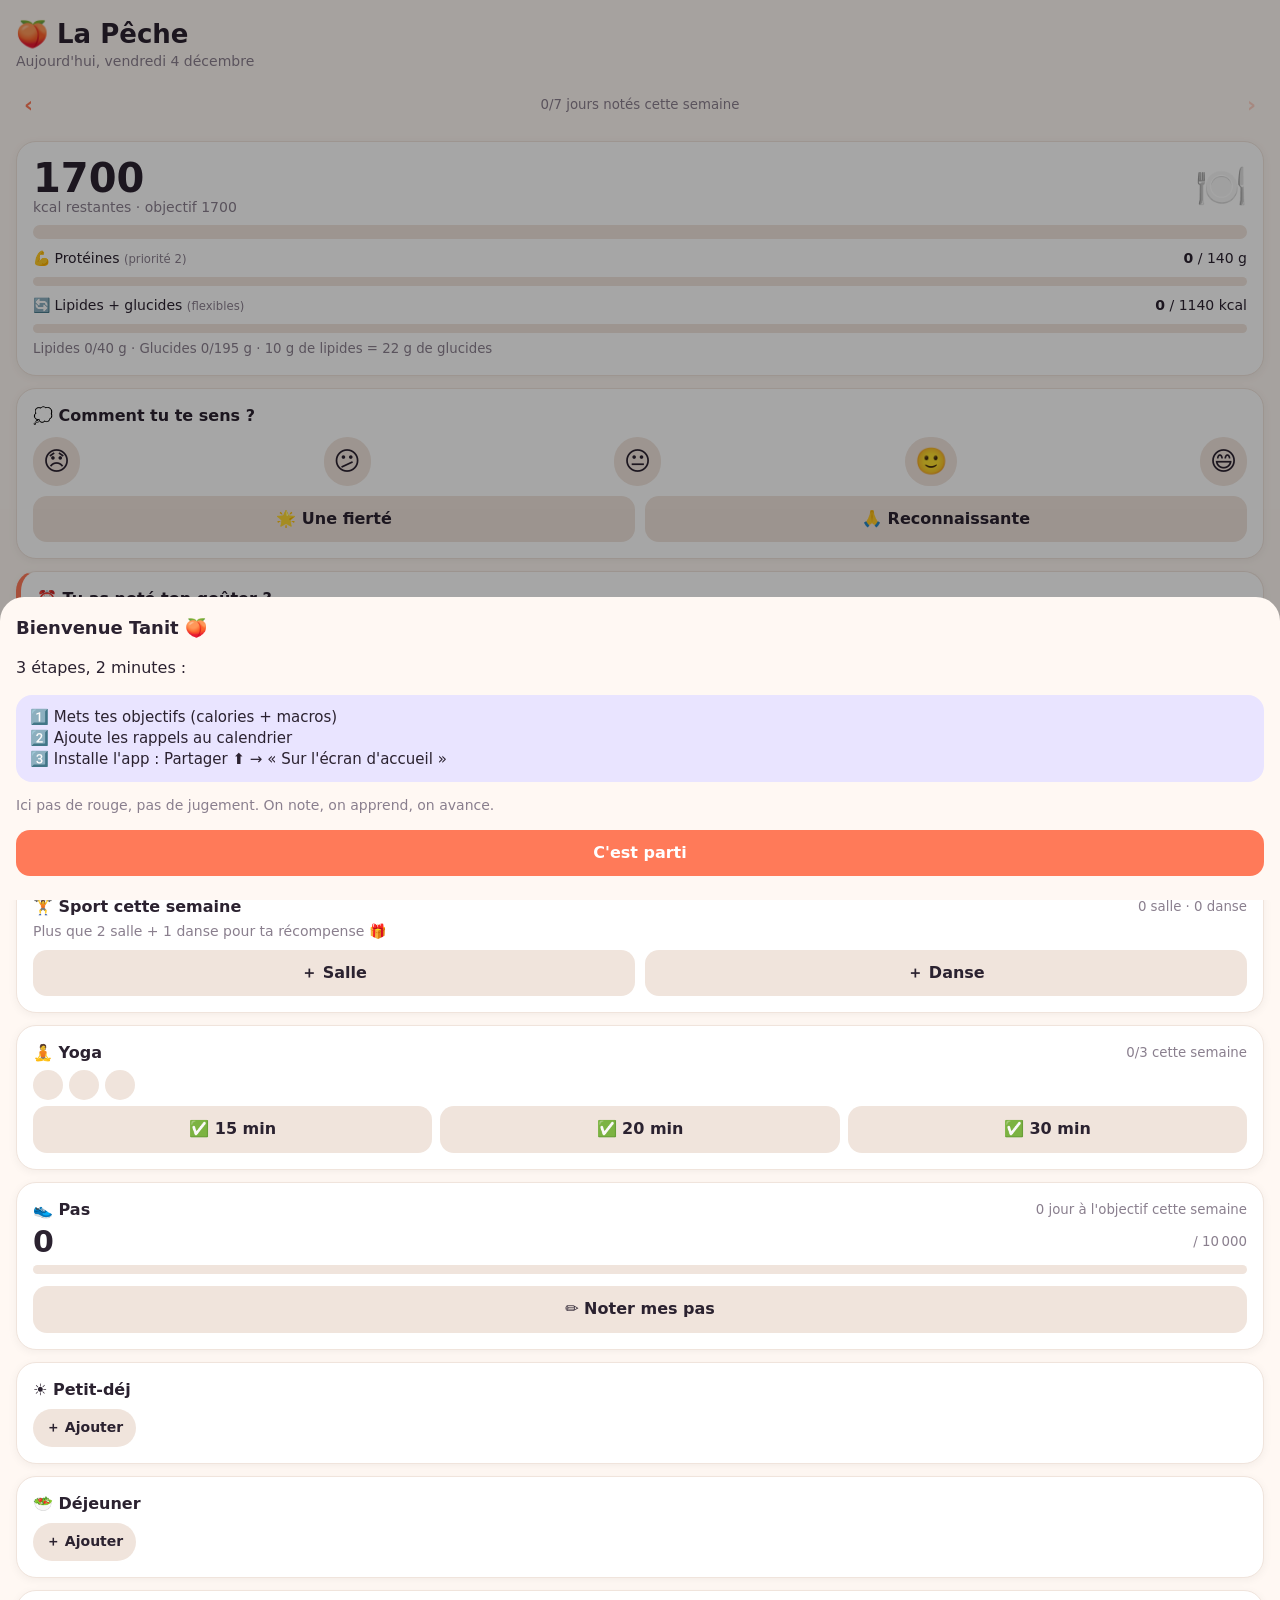
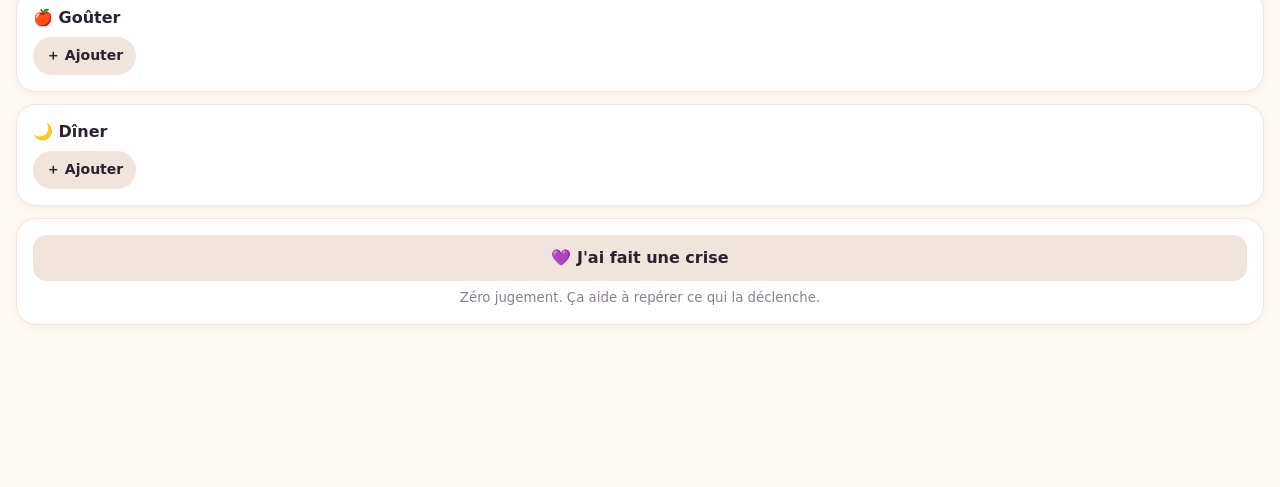
<file: la-peche/index.html>
<!doctype html>
<html lang="fr">
<head>
<meta charset="utf-8">
<meta name="viewport" content="width=device-width, initial-scale=1, viewport-fit=cover">
<title>La Pêche</title>
<meta name="theme-color" content="#FF7A59">
<meta name="apple-mobile-web-app-capable" content="yes">
<meta name="mobile-web-app-capable" content="yes">
<meta name="apple-mobile-web-app-status-bar-style" content="default">
<meta name="apple-mobile-web-app-title" content="La Pêche">
<link rel="apple-touch-icon" href="icon-180.png">
<link rel="manifest" href="manifest.json">
<link rel="stylesheet" href="style.css">
</head>
<body>
<header id="top"><h1 id="title">🍑 La Pêche</h1><div id="sub"></div></header>
<main id="view"></main>

<button id="fab" aria-label="Noter un repas">＋ J'ai mangé</button>

<nav id="nav">
  <button data-tab="today" class="on">🍽️<span>Jour</span></button>
  <button data-tab="week">📅<span>Semaine</span></button>
  <button data-tab="sport">🏋️<span>Bouger</span></button>
  <button data-tab="body">📸<span>Corps</span></button>
  <button data-tab="settings">⚙️<span>Réglages</span></button>
</nav>

<div id="sheet" class="sheet hidden"><div class="sheet-in" id="sheetIn"></div></div>
<div id="toast" class="hidden"></div>
<canvas id="confetti"></canvas>
<script src="app.js"></script>
</body>
</html>
</file>
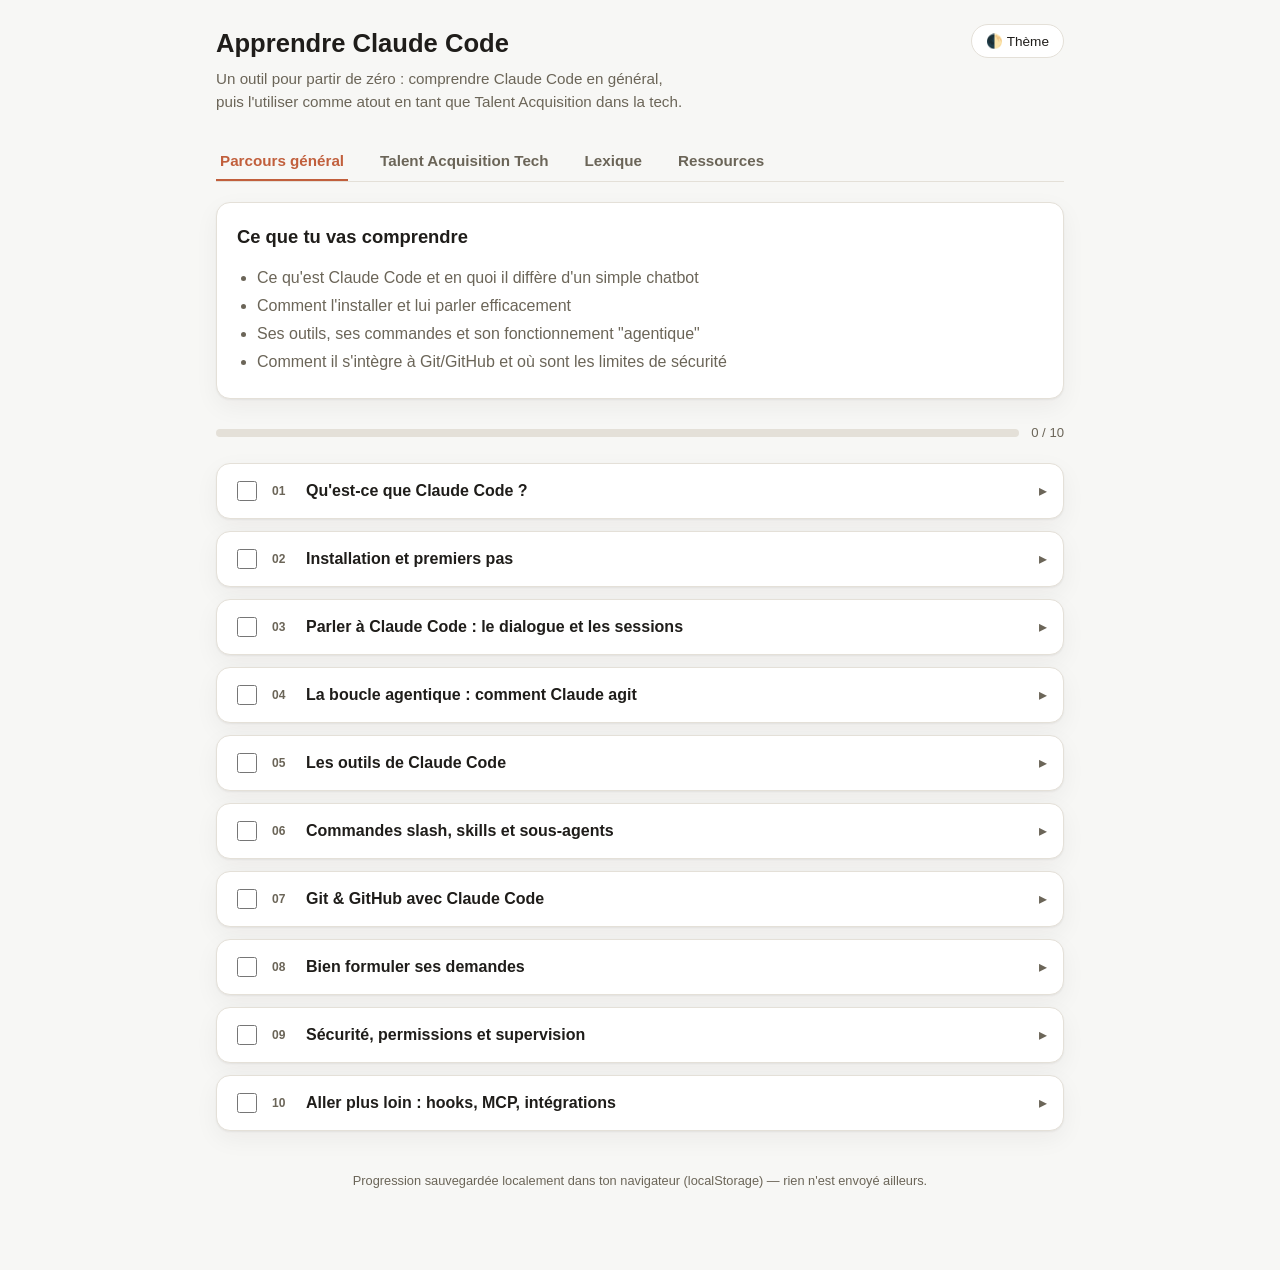
<file: learn-claude-code/index.html>
<!DOCTYPE html>
<html lang="fr">
<head>
<meta charset="UTF-8">
<meta name="viewport" content="width=device-width, initial-scale=1.0">
<title>Apprendre Claude Code</title>
<meta name="description" content="Outil interactif pour apprendre Claude Code à partir de zéro, avec un parcours général et un parcours Talent Acquisition Tech.">
<style>
  :root{
    --bg:#f7f7f5;
    --bg-elevated:#ffffff;
    --text:#1f1d1a;
    --text-muted:#6b6558;
    --border:#e4e0d8;
    --accent:#c15f3c;
    --accent-soft:#f3e2da;
    --accent-contrast:#ffffff;
    --success:#3f7a53;
    --success-soft:#e1efe4;
    --danger:#b3432f;
    --radius:14px;
    --shadow:0 1px 2px rgba(31,29,26,0.06),0 8px 24px rgba(31,29,26,0.05);
  }
  @media (prefers-color-scheme: dark){
    :root:not([data-theme="light"]){
      --bg:#181614;
      --bg-elevated:#221f1c;
      --text:#f1ede6;
      --text-muted:#a89f8f;
      --border:#3a352e;
      --accent:#e08a63;
      --accent-soft:#3a2a22;
      --accent-contrast:#1f1512;
      --success:#7cc294;
      --success-soft:#1f2e22;
      --danger:#e08a76;
      --shadow:0 1px 2px rgba(0,0,0,0.3),0 8px 24px rgba(0,0,0,0.35);
    }
  }
  :root[data-theme="dark"]{
    --bg:#181614;
    --bg-elevated:#221f1c;
    --text:#f1ede6;
    --text-muted:#a89f8f;
    --border:#3a352e;
    --accent:#e08a63;
    --accent-soft:#3a2a22;
    --accent-contrast:#1f1512;
    --success:#7cc294;
    --success-soft:#1f2e22;
    --danger:#e08a76;
    --shadow:0 1px 2px rgba(0,0,0,0.3),0 8px 24px rgba(0,0,0,0.35);
  }
  *{box-sizing:border-box;}
  body{
    margin:0;
    background:var(--bg);
    color:var(--text);
    font-family:-apple-system,BlinkMacSystemFont,"Segoe UI",Roboto,Helvetica,Arial,sans-serif;
    line-height:1.5;
    -webkit-font-smoothing:antialiased;
  }
  a{color:var(--accent);}
  .wrap{max-width:880px;margin:0 auto;padding:24px 16px 80px;}
  header.top{
    display:flex;align-items:flex-start;justify-content:space-between;gap:16px;
    margin-bottom:28px;flex-wrap:wrap;
  }
  header.top h1{font-size:1.6rem;margin:0 0 6px;}
  header.top p{margin:0;color:var(--text-muted);max-width:56ch;font-size:0.95rem;}
  .theme-btn{
    border:1px solid var(--border);background:var(--bg-elevated);color:var(--text);
    border-radius:999px;padding:8px 14px;font-size:0.85rem;cursor:pointer;white-space:nowrap;
  }
  .theme-btn:hover{border-color:var(--accent);}

  nav.tabs{
    display:flex;gap:8px;margin-bottom:20px;border-bottom:1px solid var(--border);
    overflow-x:auto;
  }
  nav.tabs button{
    appearance:none;border:none;background:transparent;color:var(--text-muted);
    font-size:0.95rem;font-weight:600;padding:10px 4px;margin-right:20px;
    cursor:pointer;border-bottom:2px solid transparent;white-space:nowrap;
  }
  nav.tabs button.active{color:var(--accent);border-bottom-color:var(--accent);}

  section.panel{display:none;}
  section.panel.active{display:block;}

  .intro-card{
    background:var(--bg-elevated);border:1px solid var(--border);border-radius:var(--radius);
    padding:20px;margin-bottom:24px;box-shadow:var(--shadow);
  }
  .intro-card h2{margin-top:0;font-size:1.15rem;}
  .intro-card ul{margin:8px 0 0;padding-left:20px;color:var(--text-muted);}
  .intro-card li{margin-bottom:4px;}

  .progress-row{display:flex;align-items:center;gap:12px;margin-bottom:20px;}
  .progress-track{
    flex:1;height:8px;background:var(--border);border-radius:999px;overflow:hidden;
  }
  .progress-fill{height:100%;background:var(--accent);border-radius:999px;transition:width .3s ease;}
  .progress-label{font-size:0.82rem;color:var(--text-muted);white-space:nowrap;}

  .module{
    background:var(--bg-elevated);border:1px solid var(--border);border-radius:var(--radius);
    margin-bottom:12px;overflow:hidden;box-shadow:var(--shadow);
  }
  .module-head{
    display:flex;align-items:center;gap:12px;padding:14px 16px;cursor:pointer;user-select:none;
  }
  .module-head input[type="checkbox"]{
    width:20px;height:20px;flex:none;accent-color:var(--success);cursor:pointer;
  }
  .module-head .num{
    font-size:0.75rem;color:var(--text-muted);font-weight:700;flex:none;width:22px;
  }
  .module-head h3{margin:0;font-size:1rem;flex:1;}
  .module-head .chev{color:var(--text-muted);transition:transform .2s ease;flex:none;}
  .module.open .chev{transform:rotate(90deg);}
  .module-body{display:none;padding:0 16px 18px 58px;color:var(--text-muted);font-size:0.93rem;}
  .module.open .module-body{display:block;}
  .module-body p{margin:0 0 10px;}
  .module-body ul{margin:0 0 10px;padding-left:18px;}
  .tip{
    background:var(--accent-soft);border-radius:10px;padding:10px 12px;font-size:0.87rem;
    color:var(--text);margin:10px 0;
  }
  .tip b{color:var(--accent);}

  .quiz{border-top:1px dashed var(--border);margin-top:12px;padding-top:12px;}
  .quiz .q{margin-bottom:14px;}
  .quiz .qtext{font-weight:600;color:var(--text);margin-bottom:6px;font-size:0.9rem;}
  .quiz label{
    display:flex;gap:8px;align-items:flex-start;padding:7px 10px;border:1px solid var(--border);
    border-radius:8px;margin-bottom:6px;cursor:pointer;font-size:0.87rem;background:var(--bg);
  }
  .quiz label:hover{border-color:var(--accent);}
  .quiz label.correct{border-color:var(--success);background:var(--success-soft);}
  .quiz label.incorrect{border-color:var(--danger);}
  .quiz input{margin-top:2px;}
  .quiz .explain{
    display:none;font-size:0.83rem;margin-top:4px;padding:8px 10px;border-radius:8px;
    background:var(--bg);border:1px solid var(--border);
  }
  .quiz .explain.show{display:block;}

  .glossary-search{
    width:100%;padding:10px 12px;border-radius:10px;border:1px solid var(--border);
    background:var(--bg-elevated);color:var(--text);font-size:0.95rem;margin-bottom:16px;
  }
  dl.glossary{margin:0;}
  dl.glossary div{
    background:var(--bg-elevated);border:1px solid var(--border);border-radius:10px;
    padding:12px 14px;margin-bottom:8px;
  }
  dl.glossary dt{font-weight:700;color:var(--accent);font-size:0.92rem;}
  dl.glossary dd{margin:4px 0 0;color:var(--text-muted);font-size:0.88rem;}

  .res-list{list-style:none;padding:0;margin:0;}
  .res-list li{
    background:var(--bg-elevated);border:1px solid var(--border);border-radius:10px;
    padding:12px 14px;margin-bottom:8px;font-size:0.9rem;
  }
  .res-list a{font-weight:600;text-decoration:none;}
  .res-list a:hover{text-decoration:underline;}
  .res-list p{margin:4px 0 0;color:var(--text-muted);font-size:0.85rem;}

  footer{margin-top:40px;text-align:center;color:var(--text-muted);font-size:0.8rem;}
</style>
</head>
<body>
<div class="wrap">

  <header class="top">
    <div>
      <h1>Apprendre Claude Code</h1>
      <p>Un outil pour partir de zéro : comprendre Claude Code en général, puis l'utiliser comme atout en tant que Talent Acquisition dans la tech.</p>
    </div>
    <button class="theme-btn" id="themeBtn" type="button">🌓 Thème</button>
  </header>

  <nav class="tabs" id="tabs">
    <button data-tab="general" class="active">Parcours général</button>
    <button data-tab="recruiter">Talent Acquisition Tech</button>
    <button data-tab="glossary">Lexique</button>
    <button data-tab="resources">Ressources</button>
  </nav>

  <section class="panel active" id="panel-general">
    <div class="intro-card">
      <h2>Ce que tu vas comprendre</h2>
      <ul>
        <li>Ce qu'est Claude Code et en quoi il diffère d'un simple chatbot</li>
        <li>Comment l'installer et lui parler efficacement</li>
        <li>Ses outils, ses commandes et son fonctionnement "agentique"</li>
        <li>Comment il s'intègre à Git/GitHub et où sont les limites de sécurité</li>
      </ul>
    </div>
    <div class="progress-row">
      <div class="progress-track"><div class="progress-fill" id="fill-general"></div></div>
      <span class="progress-label" id="label-general">0 / 0</span>
    </div>
    <div id="list-general"></div>
  </section>

  <section class="panel" id="panel-recruiter">
    <div class="intro-card">
      <h2>Ce que tu vas comprendre</h2>
      <ul>
        <li>Pourquoi ces outils changent le métier de recruteur tech</li>
        <li>Le vocabulaire dev à connaître pour être crédible en entretien</li>
        <li>Comment évaluer un candidat sur son usage de l'IA, sans coder toi-même</li>
        <li>Comment utiliser Claude Code pour tes propres outils de sourcing</li>
      </ul>
    </div>
    <div class="progress-row">
      <div class="progress-track"><div class="progress-fill" id="fill-recruiter"></div></div>
      <span class="progress-label" id="label-recruiter">0 / 0</span>
    </div>
    <div id="list-recruiter"></div>
  </section>

  <section class="panel" id="panel-glossary">
    <input type="search" class="glossary-search" id="glossarySearch" placeholder="Chercher un terme (ex : PR, agent, MCP...)">
    <dl class="glossary" id="glossaryList"></dl>
  </section>

  <section class="panel" id="panel-resources">
    <p style="color:var(--text-muted);font-size:0.88rem;margin:0 0 14px;">Mélange de contenus officiels Anthropic et de ressources tierces gratuites repérées pour les profils non-techniques — vérifie toujours la date et le contenu avant de t'engager sur un cours payant.</p>
    <ul class="res-list" id="resourceList"></ul>
  </section>

  <footer>Progression sauvegardée localement dans ton navigateur (localStorage) — rien n'est envoyé ailleurs.</footer>
</div>

<script>
(function(){
  "use strict";

  // ---------- Data ----------
  var GENERAL = [
    {
      title: "Qu'est-ce que Claude Code ?",
      content: "<p>Claude Code est un assistant de programmation <b>agentique</b> développé par Anthropic. Contrairement à un chatbot classique, il ne se contente pas de répondre : il peut lire ton code, l'analyser, proposer des modifications, les appliquer directement dans tes fichiers, exécuter des commandes dans un terminal, et gérer Git pour toi (branches, commits, pull requests).</p><p>Il existe sous plusieurs formes : en ligne de commande (CLI), en extension d'IDE (VS Code, JetBrains), en application desktop, et même directement dans le navigateur (\"Claude Code sur le web\").</p>",
      tip: "Imagine un développeur junior très rapide à qui tu donnes des instructions écrites, qui exécute, et que tu supervises.",
      quiz: [
        {
          q: "Claude Code peut...",
          options: ["Seulement discuter de code, sans le modifier", "Lire, modifier des fichiers et exécuter des commandes", "Remplacer entièrement un développeur"],
          correct: 1,
          explain: "Claude Code agit directement sur le code et le système (fichiers, terminal, Git), mais reste supervisé par un humain à chaque étape sensible."
        },
        {
          q: "Que signifie \"agentique\" ?",
          options: ["Il peut agir de façon autonome, en plusieurs étapes, pour accomplir une tâche", "Il fonctionne uniquement avec des agences", "Il demande une validation manuelle à chaque mot généré"],
          correct: 0,
          explain: "\"Agentique\" décrit un système qui planifie et enchaîne des actions (lire, écrire, exécuter, vérifier) jusqu'à accomplir un objectif, plutôt que de produire une seule réponse."
        }
      ]
    },
    {
      title: "Installation et premiers pas",
      content: "<p>Claude Code s'installe le plus souvent via npm (<code>npm install -g @anthropic-ai/claude-code</code>) ou un installeur natif, puis se lance avec la commande <code>claude</code> depuis le dossier d'un projet. Il peut lire un fichier spécial <code>CLAUDE.md</code> à la racine du projet : une sorte de mémo permanent où l'équipe écrit les règles et le contexte que Claude doit toujours connaître.</p>",
      tip: "CLAUDE.md, c'est un peu le livret d'accueil qu'on donnerait à un nouvel employé qui rejoint l'équipe.",
      quiz: [
        {
          q: "À quoi sert le fichier CLAUDE.md ?",
          options: ["À stocker les mots de passe du projet", "À donner à Claude un contexte et des règles permanentes sur le projet", "C'est un fichier généré automatiquement et inutile à modifier"],
          correct: 1,
          explain: "CLAUDE.md contient les conventions, contraintes et informations que l'équipe veut que Claude connaisse à chaque session, sans avoir à les répéter."
        }
      ]
    },
    {
      title: "Parler à Claude Code : le dialogue et les sessions",
      content: "<p>On interagit en langage naturel, comme avec un collègue : on décrit une tâche (\"corrige ce bug\", \"ajoute un test\"), Claude pose des questions si besoin, propose un plan, puis exécute. Une <b>session</b> garde le fil de la conversation et le contexte du projet.</p><p>Il existe aussi un mode web (Claude Code sur claude.ai/code) qui permet de lancer des sessions à distance dans un environnement cloud isolé — pratique pour travailler depuis un téléphone ou lancer une tâche en arrière-plan pendant qu'on fait autre chose.</p>",
      tip: "Tu peux couper une session et la reprendre plus tard : le contexte du projet reste disponible.",
      quiz: [
        {
          q: "Le mode \"Claude Code sur le web\" sert notamment à...",
          options: ["Remplacer le fichier CLAUDE.md", "Lancer des sessions à distance, dans le cloud, sans avoir son terminal ouvert", "Uniquement afficher de la documentation"],
          correct: 1,
          explain: "Le mode web permet de démarrer et suivre des sessions Claude Code depuis un navigateur, y compris pour des tâches en arrière-plan."
        }
      ]
    },
    {
      title: "La boucle agentique : comment Claude agit",
      content: "<p>Claude Code fonctionne par boucle : il lit la demande, explore le code (recherche et lecture de fichiers), décide des actions à mener, les exécute avec des <b>outils</b>, observe le résultat, puis recommence jusqu'à ce que la tâche soit terminée ou qu'il ait besoin de ton avis.</p><p>C'est ce qui le différencie d'un outil de simple auto-complétion, qui ne fait que suggérer la ligne de code suivante.</p>",
      tip: "Une bonne image : Claude explore d'abord (comme on chercherait dans les dossiers d'un projet), avant d'agir.",
      quiz: [
        {
          q: "Qu'est-ce qui distingue Claude Code d'un simple outil d'auto-complétion de code ?",
          options: ["Il enchaîne plusieurs actions de façon autonome jusqu'à finir la tâche", "Il ne fonctionne que dans un navigateur", "Il ne peut pas lire de fichiers"],
          correct: 0,
          explain: "L'auto-complétion suggère la suite d'une ligne ; un agent comme Claude Code planifie et exécute une série d'actions pour atteindre un objectif complet."
        }
      ]
    },
    {
      title: "Les outils de Claude Code",
      content: "<p>Claude Code choisit lui-même quel <b>outil</b> utiliser selon la tâche :</p><ul><li><b>Read</b> — lire un fichier</li><li><b>Write / Edit</b> — créer ou modifier un fichier</li><li><b>Bash</b> — exécuter des commandes (lancer des tests, installer une dépendance...)</li><li><b>Grep / Glob</b> — chercher du texte ou des fichiers dans le projet</li><li><b>Task / Agent</b> — déléguer une sous-tâche à un agent spécialisé</li><li><b>WebSearch / WebFetch</b> — chercher de l'information en ligne</li></ul>",
      tip: "Chaque outil correspond à une capacité précise — comme des applications différentes sur un même ordinateur.",
      quiz: [
        {
          q: "Quel outil Claude utiliserait pour lancer la suite de tests d'un projet ?",
          options: ["Read", "Bash", "WebSearch"],
          correct: 1,
          explain: "Bash permet d'exécuter des commandes shell, comme lancer une suite de tests ou installer une dépendance."
        }
      ]
    },
    {
      title: "Commandes slash, skills et sous-agents",
      content: "<p>Les <b>commandes slash</b> (ex : <code>/help</code>, <code>/clear</code>, <code>/init</code>) sont des raccourcis pour des actions courantes. Les <b>skills</b> sont des paquets d'instructions réutilisables pour des tâches récurrentes propres à une équipe (ex : un skill \"revue de code\" qui applique toujours la même checklist). Les <b>sous-agents</b> sont des assistants spécialisés qu'on délègue sur une sous-tâche précise, par exemple un agent dédié à explorer le code sans encombrer la conversation principale.</p>",
      tip: "Penser \"skill\" = une procédure écrite une fois, réutilisée à volonté par toute l'équipe.",
      quiz: [
        {
          q: "Un \"skill\" sert principalement à...",
          options: ["Empaqueter des instructions réutilisables pour une tâche récurrente", "Remplacer le fichier CLAUDE.md", "Bloquer l'accès à certains fichiers"],
          correct: 0,
          explain: "Un skill encapsule un mode opératoire réutilisable (ex : checklist de revue, procédure de déploiement) que Claude suit à chaque appel."
        }
      ]
    },
    {
      title: "Git & GitHub avec Claude Code",
      content: "<p>Claude Code peut créer des branches, faire des commits avec des messages clairs, pousser du code, et ouvrir des pull requests (PR). Il peut aussi surveiller une PR, répondre aux commentaires de revue, et corriger automatiquement des échecs d'intégration continue (CI).</p><p>C'est un vrai gain de temps sur les tâches répétitives de gestion de version — mais un humain reste responsable de valider et fusionner les changements importants.</p>",
      tip: "Une pull request (PR), c'est une proposition de fusion de code, soumise à relecture avant d'être acceptée.",
      quiz: [
        {
          q: "Qui doit rester responsable de la validation finale d'une pull request importante ?",
          options: ["Uniquement Claude Code", "Un humain", "Personne, cela se fait automatiquement"],
          correct: 1,
          explain: "Claude Code peut préparer, corriger et documenter une PR, mais la décision de fusionner un changement important reste une responsabilité humaine."
        }
      ]
    },
    {
      title: "Bien formuler ses demandes",
      content: "<p>Plus une instruction est précise, meilleur est le résultat. Bonnes pratiques : donner le contexte (pourquoi), le résultat attendu (quoi), les contraintes (comment ne pas faire), et laisser Claude poser des questions en cas d'ambiguïté.</p><ul><li>Exemple faible : \"corrige le bug\"</li><li>Exemple fort : \"Le formulaire d'inscription plante quand l'email contient un +, corrige la validation et ajoute un test.\"</li></ul>",
      tip: "Un bon prompt ressemble à un bon ticket : contexte, objectif, contraintes.",
      quiz: [
        {
          q: "Laquelle de ces instructions est la plus efficace ?",
          options: ["\"Corrige le bug\"", "\"Le formulaire plante avec un email contenant un +, corrige la validation et ajoute un test\"", "\"Fais quelque chose d'utile\""],
          correct: 1,
          explain: "Une instruction précise (contexte + résultat attendu) réduit les allers-retours et améliore la qualité du résultat."
        }
      ]
    },
    {
      title: "Sécurité, permissions et supervision",
      content: "<p>Claude Code demande une autorisation avant les actions sensibles (modifier un fichier, exécuter une commande, pousser du code), selon le mode de permission choisi — du plus prudent (validation à chaque action) au plus autonome. Pour les actions risquées (suppression de données, force-push, appels à des services externes), la vigilance humaine reste essentielle : toujours relire ce qui est proposé avant de valider, surtout au début.</p>",
      tip: "En cas de doute sur une action, il vaut toujours mieux demander une confirmation supplémentaire que la regretter.",
      quiz: [
        {
          q: "Face à une action risquée proposée par Claude Code (ex : suppression de données), la bonne pratique est...",
          options: ["Valider automatiquement pour aller plus vite", "Relire et confirmer explicitement avant d'agir", "Désactiver toutes les permissions définitivement"],
          correct: 1,
          explain: "Les actions difficilement réversibles méritent toujours une relecture humaine avant validation, quel que soit le niveau d'autonomie configuré."
        }
      ]
    },
    {
      title: "Aller plus loin : hooks, MCP, intégrations",
      content: "<p>Les <b>hooks</b> permettent de déclencher automatiquement une commande à un moment précis (ex : lancer les tests après chaque modification). Le <b>MCP</b> (Model Context Protocol) permet de connecter Claude à des outils externes : GitHub, Slack, une base de données, un CRM... Cela permet de construire des workflows complets, par exemple un agent qui surveille des candidatures dans un ATS et prépare un résumé automatiquement.</p>",
      tip: "Le MCP, c'est ce qui permet à Claude de \"brancher\" de nouveaux outils sans que ce soit codé en dur dans l'assistant.",
      quiz: [
        {
          q: "Le MCP (Model Context Protocol) sert à...",
          options: ["Chiffrer les messages envoyés à Claude", "Connecter Claude à des outils et données externes (GitHub, Slack, CRM...)", "Remplacer les commandes slash"],
          correct: 1,
          explain: "Le MCP standardise la façon dont un assistant IA se connecte à des outils et sources de données externes."
        }
      ]
    }
  ];

  var RECRUITER = [
    {
      title: "Pourquoi un recruteur tech doit s'y intéresser",
      content: "<p>Les outils comme Claude Code changent la façon dont les développeurs travaillent : plus vite, avec moins de tâches répétitives, mais avec de nouvelles compétences à évaluer (cadrer une IA, relire son travail, garder l'esprit critique). Comprendre ces outils, même sans coder soi-même, aide à mieux rédiger des offres d'emploi réalistes, poser de meilleures questions en entretien, et repérer les candidats qui savent réellement s'en servir — plutôt que ceux qui se contentent de le citer sur un CV.</p>",
      tip: "Tu n'as pas besoin de savoir coder pour comprendre l'impact de ces outils sur le métier de développeur.",
      quiz: [
        {
          q: "Pour un recruteur tech, comprendre Claude Code sert avant tout à...",
          options: ["Coder à la place des candidats", "Mieux évaluer les compétences réelles et écrire des offres plus justes", "Remplacer les entretiens techniques"],
          correct: 1,
          explain: "L'objectif n'est pas de devenir développeur, mais de mieux comprendre le métier pour recruter avec plus de justesse."
        }
      ]
    },
    {
      title: "Le vocabulaire essentiel pour parler avec des développeurs",
      content: "<ul><li><b>Repo</b> — dépôt où vit le code d'un projet</li><li><b>Branch</b> — ligne de développement parallèle au code principal</li><li><b>Commit</b> — sauvegarde d'un changement, avec un message explicatif</li><li><b>Pull Request (PR)</b> — proposition de fusion de code, soumise à relecture</li><li><b>CI/CD</b> — tests et déploiements automatiques</li><li><b>Code review</b> — relecture du code par un pair avant fusion</li><li><b>Prompt</b> — instruction donnée à une IA</li></ul>",
      tip: "Consulte l'onglet \"Lexique\" pour une liste complète et cherchable.",
      quiz: [
        {
          q: "Une \"pull request\" (PR), c'est...",
          options: ["Une sauvegarde automatique du code toutes les heures", "Une proposition de fusion de code soumise à relecture avant d'être acceptée", "Un bug signalé par un utilisateur"],
          correct: 1,
          explain: "Une PR est le mécanisme par lequel un changement de code est proposé, discuté, puis potentiellement intégré au projet principal."
        }
      ]
    },
    {
      title: "Poser de bonnes questions en entretien (sans être développeur)",
      content: "<p>L'objectif n'est pas de tester la syntaxe, mais l'esprit critique et la méthode :</p><ul><li>\"Montre-moi un exemple où tu as utilisé un outil IA pour accélérer une tâche — qu'as-tu dû vérifier ensuite ?\"</li><li>\"Comment décides-tu de ce que tu délègues à une IA vs ce que tu codes toi-même ?\"</li><li>\"Peux-tu m'expliquer une modification proposée par une IA que tu as refusée, et pourquoi ?\"</li></ul>",
      tip: "Une bonne réponse mentionne toujours une étape de vérification humaine — c'est le signal le plus fiable.",
      quiz: [
        {
          q: "Quel type de question révèle le mieux la maturité d'un candidat sur l'usage de l'IA ?",
          options: ["\"Connais-tu Claude Code ?\" (oui/non)", "\"Peux-tu m'expliquer une suggestion IA que tu as refusée, et pourquoi ?\"", "\"Combien de lignes de code écris-tu par jour ?\""],
          correct: 1,
          explain: "Faire raconter un cas concret de refus ou de correction révèle l'esprit critique, bien plus qu'une question fermée sur la connaissance d'un outil."
        }
      ]
    },
    {
      title: "Repérer les vrais signaux vs le buzzword IA",
      content: "<p>Un CV qui liste \"Claude Code, Cursor, Copilot\" ne dit rien du niveau réel. Signaux positifs : le candidat explique ce qu'il a vérifié ou rejeté dans les suggestions IA, a des exemples concrets (PR, commits), comprend les limites de l'outil. Signal d'alerte (\"vibe coding\" non maîtrisé) : le candidat accepte tout ce que l'IA propose sans comprendre, ou ne sait pas expliquer son propre code.</p>",
      tip: "Le terme \"vibe coding\" désigne le fait de coder \"au feeling\" avec l'IA, sans toujours comprendre ni vérifier le résultat produit.",
      quiz: [
        {
          q: "Lister des outils IA sur un CV est...",
          options: ["Une preuve suffisante de compétence", "Un point de départ, mais pas une preuve — il faut creuser avec des exemples concrets", "Sans aucun intérêt à mentionner"],
          correct: 1,
          explain: "Les noms d'outils évoluent vite et ne garantissent rien sur le niveau réel ; les exemples concrets et la méthode sont bien plus révélateurs."
        }
      ]
    },
    {
      title: "Utiliser Claude Code toi-même : le meilleur moyen d'apprendre",
      content: "<p>Construire un petit outil (comme celui que tu es en train d'utiliser !) avec Claude Code est la meilleure façon de comprendre l'expérience développeur de l'intérieur. Cela donne de la crédibilité auprès des candidats techniques, apprend le vocabulaire par la pratique, et peut faire gagner du temps sur tes propres tâches : trackers de candidatures, scripts de tri de CV, automatisations simples.</p>",
      tip: "Cet outil que tu lis a été construit avec Claude Code — un bon premier exemple à raconter en entretien.",
      quiz: [
        {
          q: "Quel est le principal bénéfice, pour un recruteur, de construire un petit outil avec Claude Code ?",
          options: ["Devenir développeur professionnel", "Comprendre l'expérience développeur de l'intérieur et gagner en crédibilité technique", "Remplacer l'équipe technique"],
          correct: 1,
          explain: "L'objectif n'est pas de devenir dev, mais de vivre l'expérience pour mieux comprendre et échanger avec les profils techniques."
        }
      ]
    },
    {
      title: "L'impact de l'IA sur les profils recherchés",
      content: "<p>De nouveaux profils émergent : \"AI/ML engineer\", \"AI-augmented developer\", \"prompt/context engineer\". Les attentes évoluent aussi pour les rôles classiques : on valorise de plus en plus la capacité à superviser et cadrer une IA plutôt que la seule vitesse de frappe. Un junior qui maîtrise bien les outils IA peut livrer plus vite, mais la profondeur de compréhension reste le vrai différenciateur à moyen terme.</p>",
      tip: "Sur un poste, demande-toi : cette compétence sera-t-elle encore utile si les outils IA changent l'an prochain ?",
      quiz: [
        {
          q: "Qu'est-ce qui reste le vrai différenciateur entre profils à moyen terme, selon ce module ?",
          options: ["La vitesse de frappe", "La profondeur de compréhension et l'esprit critique", "Le nombre d'outils IA cités sur le CV"],
          correct: 1,
          explain: "Les outils changent vite ; la capacité à comprendre, vérifier et cadrer le travail reste la compétence durable."
        }
      ]
    },
    {
      title: "Où et comment sourcer ces talents",
      content: "<p>Recherche des signaux concrets : contributions open-source (GitHub), articles ou posts techniques expliquant un usage réfléchi de l'IA, participation à des communautés dev. Évite de filtrer uniquement sur des mots-clés d'outils dans les CV (ils changent vite) ; préfère les preuves de méthode et de jugement.</p>",
      tip: "Un historique de contributions GitHub avec des messages de commit clairs en dit souvent plus qu'une liste de compétences.",
      quiz: [
        {
          q: "Quelle approche de sourcing est la plus fiable selon ce module ?",
          options: ["Filtrer uniquement sur les mots-clés d'outils IA du CV", "Chercher des preuves concrètes de méthode : contributions, articles, exemples", "Se fier uniquement à l'intitulé du dernier poste"],
          correct: 1,
          explain: "Les preuves concrètes (contributions, exemples de raisonnement) sont plus fiables et plus durables que des mots-clés d'outils."
        }
      ]
    },
    {
      title: "Red flags & green flags en entretien assisté par IA",
      content: "<p><b>Red flags</b> : incapacité à expliquer un choix du code présenté, silence total sur les limites de l'IA utilisée, sur-confiance sans vérification. <b>Green flags</b> : transparence sur l'usage d'outils IA, exemples de correction d'une erreur produite par l'IA, capacité à vulgariser une notion technique pour un non-développeur — un signe de vraie compréhension, utile aussi pour bien communiquer avec toi en tant que recruteur.</p>",
      tip: "Un candidat capable de t'expliquer simplement une notion technique complexe est souvent un très bon signal.",
      quiz: [
        {
          q: "Lequel de ces éléments est un \"green flag\" ?",
          options: ["Le candidat ne mentionne jamais avoir corrigé une suggestion IA", "Le candidat explique clairement une erreur IA qu'il a repérée et corrigée", "Le candidat refuse de parler de sa méthode de travail"],
          correct: 1,
          explain: "La capacité à détecter et corriger une erreur produite par l'IA démontre un vrai esprit critique, un signal positif fort."
        }
      ]
    }
  ];

  var GLOSSARY = [
    ["Repo (dépôt)", "Espace où vit le code d'un projet, avec tout son historique de changements."],
    ["Branch (branche)", "Ligne de développement parallèle au code principal, utilisée pour travailler sans perturber les autres."],
    ["Commit", "Sauvegarde d'un changement de code, accompagnée d'un message expliquant ce qui a été fait."],
    ["Pull Request (PR)", "Proposition de fusion d'une branche vers le code principal, soumise à relecture avant d'être acceptée."],
    ["Merge (fusion)", "Action d'intégrer les changements d'une branche dans une autre, généralement après validation d'une PR."],
    ["CI/CD", "Intégration et déploiement continus : tests et mises en production automatisés à chaque changement de code."],
    ["Code review (revue de code)", "Relecture du code par un pair avant de l'accepter, pour vérifier qualité et cohérence."],
    ["Agentique", "Se dit d'une IA capable d'agir de façon autonome, en plusieurs étapes, pour accomplir un objectif."],
    ["LLM", "Large Language Model : modèle d'IA entraîné sur du texte, capable de comprendre et générer du langage (dont le code)."],
    ["Prompt", "Instruction ou question donnée à une IA pour orienter sa réponse ou son action."],
    ["Token", "Unité de texte (mot ou fragment de mot) utilisée par un modèle d'IA pour lire et générer du contenu."],
    ["Contexte / fenêtre de contexte", "Quantité d'information (texte, code) qu'une IA peut prendre en compte en même temps."],
    ["MCP (Model Context Protocol)", "Standard permettant de connecter une IA à des outils et données externes (GitHub, Slack, bases de données...)."],
    ["Hook", "Commande automatiquement déclenchée à un moment précis d'un processus (ex : après chaque modification de fichier)."],
    ["Slash command", "Commande raccourci commençant par \"/\" pour déclencher une action précise (ex : /help, /init)."],
    ["Skill", "Paquet d'instructions réutilisables pour accomplir une tâche récurrente de façon standardisée."],
    ["Sous-agent", "Assistant IA spécialisé, délégué sur une sous-tâche précise pour ne pas encombrer la conversation principale."],
    ["CLAUDE.md", "Fichier à la racine d'un projet contenant le contexte et les règles permanentes destinées à l'IA."],
    ["Vibe coding", "Fait de coder \"au feeling\" avec l'aide d'une IA, parfois sans vérifier ni comprendre pleinement le résultat produit."],
    ["Open source", "Code dont le contenu est public et modifiable par la communauté, souvent hébergé sur des plateformes comme GitHub."],
    ["Fork", "Copie personnelle d'un dépôt existant, permettant d'y travailler indépendamment avant de proposer une contribution."],
    ["Issue", "Signalement d'un bug ou d'une idée d'amélioration, suivi dans un espace dédié du dépôt."]
  ];

  var RESOURCES = [
    { title: "Documentation officielle — Claude Code sur le web", url: "https://code.claude.com/docs/en/claude-code-on-the-web", desc: "Comment fonctionnent les environnements, sessions, triggers et sources dans Claude Code sur le web." },
    { title: "Claude Code — accès web", url: "https://claude.ai/code", desc: "Lancer et suivre des sessions Claude Code directement depuis le navigateur." },
    { title: "Claude", url: "https://claude.com/claude-code", desc: "Présentation générale de Claude Code par Anthropic." },
    { title: "Bien démarrer avec Claude Cowork (guide officiel Anthropic)", url: "https://claude.com/blog/best-practices-for-getting-started-with-claude-cowork", desc: "Explique quand utiliser Cowork plutôt que le chat ou Claude Code, et comment choisir quoi lui déléguer." },
    { title: "Cours gratuit pour non-techniques, dans Claude Code", url: "https://ccforeveryone.com/", desc: "Se suit directement dans Claude Code, sans expérience de code ni de terminal, avec un glossaire en langage simple." },
    { title: "Cours Cowork gratuit (AirTree)", url: "https://www.airtree.vc/open-source-vc/claude-cowork-course", desc: "Cours Cowork sans prérequis technique, par le fonds AirTree Ventures." },
    { title: "Signaler un problème / obtenir de l'aide", url: "https://github.com/anthropics/claude-code/issues", desc: "Pour toute question ou bug rencontré avec l'outil Claude Code lui-même." }
  ];

  // ---------- Storage ----------
  var STORE_KEY = "learn-claude-code-progress-v1";
  var THEME_KEY = "learn-claude-code-theme-v1";

  function loadProgress(){
    try{
      var raw = localStorage.getItem(STORE_KEY);
      return raw ? JSON.parse(raw) : {};
    }catch(e){ return {}; }
  }
  function saveProgress(state){
    try{ localStorage.setItem(STORE_KEY, JSON.stringify(state)); }catch(e){}
  }
  var progress = loadProgress();

  // ---------- Theme ----------
  function applyTheme(t){
    if(t === "light" || t === "dark"){
      document.documentElement.setAttribute("data-theme", t);
    } else {
      document.documentElement.removeAttribute("data-theme");
    }
  }
  (function initTheme(){
    var saved = null;
    try{ saved = localStorage.getItem(THEME_KEY); }catch(e){}
    applyTheme(saved);
  })();
  document.getElementById("themeBtn").addEventListener("click", function(){
    var current = document.documentElement.getAttribute("data-theme");
    var prefersDark = window.matchMedia && window.matchMedia("(prefers-color-scheme: dark)").matches;
    var next;
    if(!current){ next = prefersDark ? "light" : "dark"; }
    else if(current === "dark"){ next = "light"; }
    else { next = "dark"; }
    applyTheme(next);
    try{ localStorage.setItem(THEME_KEY, next); }catch(e){}
  });

  // ---------- Tabs ----------
  var tabButtons = document.querySelectorAll("#tabs button");
  var panels = document.querySelectorAll(".panel");
  tabButtons.forEach(function(btn){
    btn.addEventListener("click", function(){
      tabButtons.forEach(function(b){ b.classList.remove("active"); });
      panels.forEach(function(p){ p.classList.remove("active"); });
      btn.classList.add("active");
      document.getElementById("panel-" + btn.dataset.tab).classList.add("active");
    });
  });

  // ---------- Render modules ----------
  function moduleKey(track, idx){ return track + "-" + idx; }

  function updateProgressBar(track, total){
    var done = 0;
    for(var i=0;i<total;i++){ if(progress[moduleKey(track,i)]) done++; }
    document.getElementById("fill-" + track).style.width = (total ? (done/total*100) : 0) + "%";
    document.getElementById("label-" + track).textContent = done + " / " + total;
  }

  function renderQuiz(container, quiz, keyPrefix){
    if(!quiz || !quiz.length) return;
    var wrap = document.createElement("div");
    wrap.className = "quiz";
    quiz.forEach(function(item, qi){
      var qDiv = document.createElement("div");
      qDiv.className = "q";
      var qText = document.createElement("div");
      qText.className = "qtext";
      qText.textContent = "Mini-quiz : " + item.q;
      qDiv.appendChild(qText);

      var explain = document.createElement("div");
      explain.className = "explain";
      explain.textContent = item.explain;

      item.options.forEach(function(opt, oi){
        var label = document.createElement("label");
        var input = document.createElement("input");
        input.type = "radio";
        input.name = keyPrefix + "-q" + qi;
        input.addEventListener("change", function(){
          var labels = qDiv.querySelectorAll("label");
          labels.forEach(function(l, li){
            l.classList.remove("correct","incorrect");
            if(li === item.correct) l.classList.add("correct");
          });
          if(oi !== item.correct) label.classList.add("incorrect");
          explain.classList.add("show");
        });
        var span = document.createElement("span");
        span.textContent = opt;
        label.appendChild(input);
        label.appendChild(span);
        qDiv.appendChild(label);
      });

      qDiv.appendChild(explain);
      wrap.appendChild(qDiv);
    });
    container.appendChild(wrap);
  }

  function renderTrack(track, data){
    var listEl = document.getElementById("list-" + track);
    data.forEach(function(mod, idx){
      var card = document.createElement("div");
      card.className = "module";

      var head = document.createElement("div");
      head.className = "module-head";

      var check = document.createElement("input");
      check.type = "checkbox";
      check.checked = !!progress[moduleKey(track, idx)];
      check.title = "Marquer comme terminé";
      check.addEventListener("click", function(e){ e.stopPropagation(); });
      check.addEventListener("change", function(){
        progress[moduleKey(track, idx)] = check.checked;
        saveProgress(progress);
        updateProgressBar(track, data.length);
      });

      var num = document.createElement("span");
      num.className = "num";
      num.textContent = (idx+1).toString().padStart(2,"0");

      var h3 = document.createElement("h3");
      h3.textContent = mod.title;

      var chev = document.createElement("span");
      chev.className = "chev";
      chev.textContent = "▸";

      head.appendChild(check);
      head.appendChild(num);
      head.appendChild(h3);
      head.appendChild(chev);

      var body = document.createElement("div");
      body.className = "module-body";
      body.innerHTML = mod.content;

      if(mod.tip){
        var tip = document.createElement("div");
        tip.className = "tip";
        tip.innerHTML = "<b>Astuce —</b> " + mod.tip;
        body.appendChild(tip);
      }

      renderQuiz(body, mod.quiz, moduleKey(track, idx));

      head.addEventListener("click", function(){
        card.classList.toggle("open");
      });

      card.appendChild(head);
      card.appendChild(body);
      listEl.appendChild(card);
    });
    updateProgressBar(track, data.length);
  }

  renderTrack("general", GENERAL);
  renderTrack("recruiter", RECRUITER);

  // ---------- Glossary ----------
  var glossaryList = document.getElementById("glossaryList");
  function renderGlossary(filter){
    glossaryList.innerHTML = "";
    var f = (filter || "").toLowerCase();
    GLOSSARY.forEach(function(pair){
      if(f && pair[0].toLowerCase().indexOf(f) === -1 && pair[1].toLowerCase().indexOf(f) === -1) return;
      var div = document.createElement("div");
      var dt = document.createElement("dt");
      dt.textContent = pair[0];
      var dd = document.createElement("dd");
      dd.textContent = pair[1];
      div.appendChild(dt);
      div.appendChild(dd);
      glossaryList.appendChild(div);
    });
  }
  renderGlossary("");
  document.getElementById("glossarySearch").addEventListener("input", function(e){
    renderGlossary(e.target.value);
  });

  // ---------- Resources ----------
  var resourceList = document.getElementById("resourceList");
  RESOURCES.forEach(function(r){
    var li = document.createElement("li");
    var a = document.createElement("a");
    a.href = r.url;
    a.target = "_blank";
    a.rel = "noopener noreferrer";
    a.textContent = r.title;
    var p = document.createElement("p");
    p.textContent = r.desc;
    li.appendChild(a);
    li.appendChild(p);
    resourceList.appendChild(li);
  });

})();
</script>
</body>
</html>
</file>
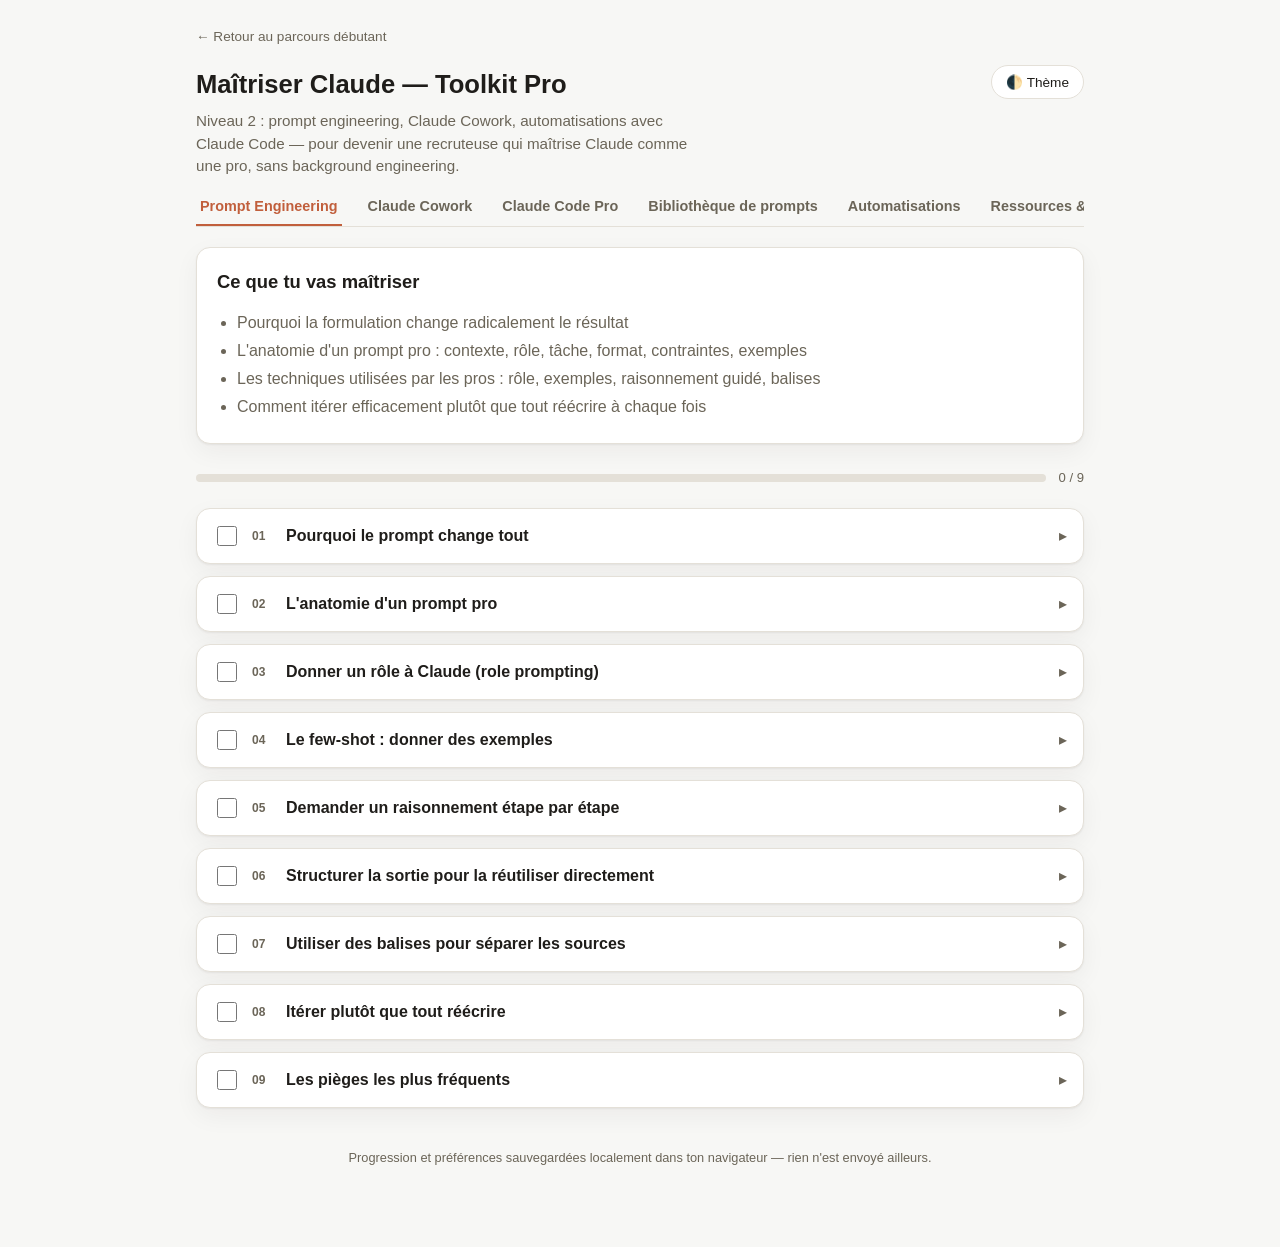
<file: maitriser-claude/index.html>
<!DOCTYPE html>
<html lang="fr">
<head>
<meta charset="UTF-8">
<meta name="viewport" content="width=device-width, initial-scale=1.0">
<title>Maîtriser Claude — Toolkit Pro Talent Acquisition</title>
<meta name="description" content="Outil avancé pour maîtriser Claude en pro : prompt engineering, Claude Cowork, automatisations avec Claude Code, bibliothèque de prompts et recettes pour le recrutement tech.">
<style>
  :root{
    --bg:#f7f7f5;
    --bg-elevated:#ffffff;
    --text:#1f1d1a;
    --text-muted:#6b6558;
    --border:#e4e0d8;
    --accent:#c15f3c;
    --accent-2:#3d6b8a;
    --accent-soft:#f3e2da;
    --accent-2-soft:#dfeaf1;
    --accent-contrast:#ffffff;
    --success:#3f7a53;
    --success-soft:#e1efe4;
    --danger:#b3432f;
    --radius:14px;
    --shadow:0 1px 2px rgba(31,29,26,0.06),0 8px 24px rgba(31,29,26,0.05);
    --mono:ui-monospace,SFMono-Regular,"SF Mono",Menlo,Consolas,monospace;
  }
  @media (prefers-color-scheme: dark){
    :root:not([data-theme="light"]){
      --bg:#181614; --bg-elevated:#221f1c; --text:#f1ede6; --text-muted:#a89f8f;
      --border:#3a352e; --accent:#e08a63; --accent-2:#7fb3d6; --accent-soft:#3a2a22;
      --accent-2-soft:#1f2e38; --accent-contrast:#1f1512; --success:#7cc294;
      --success-soft:#1f2e22; --danger:#e08a76; --shadow:0 1px 2px rgba(0,0,0,0.3),0 8px 24px rgba(0,0,0,0.35);
    }
  }
  :root[data-theme="dark"]{
    --bg:#181614; --bg-elevated:#221f1c; --text:#f1ede6; --text-muted:#a89f8f;
    --border:#3a352e; --accent:#e08a63; --accent-2:#7fb3d6; --accent-soft:#3a2a22;
    --accent-2-soft:#1f2e38; --accent-contrast:#1f1512; --success:#7cc294;
    --success-soft:#1f2e22; --danger:#e08a76; --shadow:0 1px 2px rgba(0,0,0,0.3),0 8px 24px rgba(0,0,0,0.35);
  }
  *{box-sizing:border-box;}
  body{
    margin:0; background:var(--bg); color:var(--text);
    font-family:-apple-system,BlinkMacSystemFont,"Segoe UI",Roboto,Helvetica,Arial,sans-serif;
    line-height:1.5; -webkit-font-smoothing:antialiased;
  }
  a{color:var(--accent);}
  code{font-family:var(--mono);background:var(--accent-soft);padding:1px 5px;border-radius:5px;font-size:0.88em;}
  .wrap{max-width:920px;margin:0 auto;padding:24px 16px 80px;}
  header.top{display:flex;align-items:flex-start;justify-content:space-between;gap:16px;margin-bottom:10px;flex-wrap:wrap;}
  header.top h1{font-size:1.6rem;margin:0 0 6px;}
  header.top p{margin:0;color:var(--text-muted);max-width:60ch;font-size:0.95rem;}
  .theme-btn{border:1px solid var(--border);background:var(--bg-elevated);color:var(--text);border-radius:999px;padding:8px 14px;font-size:0.85rem;cursor:pointer;white-space:nowrap;}
  .theme-btn:hover{border-color:var(--accent);}
  .back-link{display:inline-block;margin-bottom:18px;font-size:0.85rem;color:var(--text-muted);text-decoration:none;}
  .back-link:hover{color:var(--accent);}

  nav.tabs{display:flex;gap:4px;margin-bottom:20px;border-bottom:1px solid var(--border);overflow-x:auto;}
  nav.tabs button{appearance:none;border:none;background:transparent;color:var(--text-muted);font-size:0.9rem;font-weight:600;padding:10px 4px;margin-right:18px;cursor:pointer;border-bottom:2px solid transparent;white-space:nowrap;}
  nav.tabs button.active{color:var(--accent);border-bottom-color:var(--accent);}

  section.panel{display:none;}
  section.panel.active{display:block;}

  .intro-card{background:var(--bg-elevated);border:1px solid var(--border);border-radius:var(--radius);padding:20px;margin-bottom:24px;box-shadow:var(--shadow);}
  .intro-card h2{margin-top:0;font-size:1.15rem;}
  .intro-card ul{margin:8px 0 0;padding-left:20px;color:var(--text-muted);}
  .intro-card li{margin-bottom:4px;}

  .progress-row{display:flex;align-items:center;gap:12px;margin-bottom:20px;}
  .progress-track{flex:1;height:8px;background:var(--border);border-radius:999px;overflow:hidden;}
  .progress-fill{height:100%;background:var(--accent);border-radius:999px;transition:width .3s ease;}
  .progress-label{font-size:0.82rem;color:var(--text-muted);white-space:nowrap;}

  .module{background:var(--bg-elevated);border:1px solid var(--border);border-radius:var(--radius);margin-bottom:12px;overflow:hidden;box-shadow:var(--shadow);}
  .module-head{display:flex;align-items:center;gap:12px;padding:14px 16px;cursor:pointer;user-select:none;}
  .module-head input[type="checkbox"]{width:20px;height:20px;flex:none;accent-color:var(--success);cursor:pointer;}
  .module-head .num{font-size:0.75rem;color:var(--text-muted);font-weight:700;flex:none;width:22px;}
  .module-head h3{margin:0;font-size:1rem;flex:1;}
  .module-head .chev{color:var(--text-muted);transition:transform .2s ease;flex:none;}
  .module.open .chev{transform:rotate(90deg);}
  .module-body{display:none;padding:0 16px 18px 58px;color:var(--text-muted);font-size:0.93rem;}
  .module.open .module-body{display:block;}
  .module-body p{margin:0 0 10px;}
  .module-body ul{margin:0 0 10px;padding-left:18px;}
  .tip{background:var(--accent-soft);border-radius:10px;padding:10px 12px;font-size:0.87rem;color:var(--text);margin:10px 0;}
  .tip b{color:var(--accent);}
  .example{border-radius:10px;padding:10px 12px;font-size:0.85rem;margin:8px 0;border:1px solid var(--border);}
  .example.weak{background:rgba(179,67,47,0.06);border-color:var(--danger);}
  .example.strong{background:var(--success-soft);border-color:var(--success);}
  .example b{display:block;font-size:0.72rem;text-transform:uppercase;letter-spacing:.04em;margin-bottom:4px;}
  .example.weak b{color:var(--danger);}
  .example.strong b{color:var(--success);}

  .quiz{border-top:1px dashed var(--border);margin-top:12px;padding-top:12px;}
  .quiz .q{margin-bottom:14px;}
  .quiz .qtext{font-weight:600;color:var(--text);margin-bottom:6px;font-size:0.9rem;}
  .quiz label{display:flex;gap:8px;align-items:flex-start;padding:7px 10px;border:1px solid var(--border);border-radius:8px;margin-bottom:6px;cursor:pointer;font-size:0.87rem;background:var(--bg);}
  .quiz label:hover{border-color:var(--accent);}
  .quiz label.correct{border-color:var(--success);background:var(--success-soft);}
  .quiz label.incorrect{border-color:var(--danger);}
  .quiz input{margin-top:2px;}
  .quiz .explain{display:none;font-size:0.83rem;margin-top:4px;padding:8px 10px;border-radius:8px;background:var(--bg);border:1px solid var(--border);}
  .quiz .explain.show{display:block;}

  .search-bar{width:100%;padding:10px 12px;border-radius:10px;border:1px solid var(--border);background:var(--bg-elevated);color:var(--text);font-size:0.95rem;margin-bottom:14px;}
  .chip-row{display:flex;gap:8px;flex-wrap:wrap;margin-bottom:18px;}
  .chip{border:1px solid var(--border);background:var(--bg-elevated);color:var(--text-muted);border-radius:999px;padding:6px 12px;font-size:0.82rem;cursor:pointer;}
  .chip.active{background:var(--accent);color:var(--accent-contrast);border-color:var(--accent);}

  .prompt-card, .recipe-card{background:var(--bg-elevated);border:1px solid var(--border);border-radius:var(--radius);padding:16px;margin-bottom:14px;box-shadow:var(--shadow);}
  .prompt-card .tag{display:inline-block;background:var(--accent-2-soft);color:var(--accent-2);font-size:0.72rem;font-weight:700;text-transform:uppercase;letter-spacing:.03em;padding:3px 9px;border-radius:999px;margin-bottom:8px;}
  .prompt-card h3{margin:0 0 8px;font-size:1rem;}
  .prompt-box{position:relative;background:var(--bg);border:1px solid var(--border);border-radius:10px;padding:12px 44px 12px 12px;font-family:var(--mono);font-size:0.82rem;white-space:pre-wrap;color:var(--text);line-height:1.5;}
  .copy-btn{position:absolute;top:8px;right:8px;border:1px solid var(--border);background:var(--bg-elevated);color:var(--text-muted);border-radius:7px;padding:5px 9px;font-size:0.72rem;cursor:pointer;}
  .copy-btn:hover{border-color:var(--accent);color:var(--accent);}
  .copy-btn.copied{background:var(--success-soft);border-color:var(--success);color:var(--success);}
  .prompt-card .note{font-size:0.83rem;color:var(--text-muted);margin-top:8px;}

  .recipe-card h3{margin:0 0 4px;font-size:1.05rem;}
  .recipe-card .goal{color:var(--text-muted);font-size:0.9rem;margin-bottom:10px;}
  .tag-row{display:flex;gap:6px;flex-wrap:wrap;margin-bottom:10px;}
  .badge{font-size:0.74rem;font-weight:700;padding:3px 9px;border-radius:999px;}
  .badge.nocode{background:var(--success-soft);color:var(--success);}
  .badge.code{background:var(--accent-soft);color:var(--accent);}
  .tool-tag{font-size:0.74rem;background:var(--border);color:var(--text-muted);padding:3px 9px;border-radius:999px;}
  .recipe-card ol{margin:0 0 10px;padding-left:20px;font-size:0.88rem;color:var(--text-muted);}
  .recipe-card ol li{margin-bottom:4px;}

  .warn-card{background:rgba(179,67,47,0.08);border:1px solid var(--danger);border-radius:10px;padding:10px 12px;font-size:0.87rem;color:var(--text);margin:0 0 20px;}
  .warn-card b{color:var(--danger);}
  .res-group{margin-bottom:22px;}
  .res-group h3{font-size:0.95rem;margin:0 0 10px;color:var(--text);}
  .res-item{background:var(--bg-elevated);border:1px solid var(--border);border-radius:10px;padding:12px 14px;margin-bottom:8px;}
  .res-item a{font-weight:600;text-decoration:none;font-size:0.92rem;display:block;margin-top:6px;}
  .res-item a:hover{text-decoration:underline;}
  .res-item .desc{font-size:0.85rem;color:var(--text-muted);margin-top:4px;}
  .res-item .caveat{font-size:0.78rem;color:var(--danger);margin-top:4px;}
  .badge.officiel{background:var(--accent-2-soft);color:var(--accent-2);}
  .badge.tiers{background:var(--border);color:var(--text-muted);}
  .badge.editeur{background:var(--accent-soft);color:var(--accent);}
  .badge.nonverifie{background:rgba(179,67,47,0.12);color:var(--danger);}

  dl.glossary{margin:0;}
  dl.glossary div{background:var(--bg-elevated);border:1px solid var(--border);border-radius:10px;padding:12px 14px;margin-bottom:8px;}
  dl.glossary dt{font-weight:700;color:var(--accent);font-size:0.92rem;}
  dl.glossary dd{margin:4px 0 0;color:var(--text-muted);font-size:0.88rem;}

  footer{margin-top:40px;text-align:center;color:var(--text-muted);font-size:0.8rem;}
</style>
</head>
<body>
<div class="wrap">

  <a class="back-link" href="../learn-claude-code/">&larr; Retour au parcours débutant</a>

  <header class="top">
    <div>
      <h1>Maîtriser Claude — Toolkit Pro</h1>
      <p>Niveau 2 : prompt engineering, Claude Cowork, automatisations avec Claude Code — pour devenir une recruteuse qui maîtrise Claude comme une pro, sans background engineering.</p>
    </div>
    <button class="theme-btn" id="themeBtn" type="button">🌓 Thème</button>
  </header>

  <nav class="tabs" id="tabs">
    <button data-tab="prompting" class="active">Prompt Engineering</button>
    <button data-tab="cowork">Claude Cowork</button>
    <button data-tab="codepro">Claude Code Pro</button>
    <button data-tab="library">Bibliothèque de prompts</button>
    <button data-tab="recipes">Automatisations</button>
    <button data-tab="resources">Ressources &amp; Sourcing</button>
    <button data-tab="glossary">Lexique avancé</button>
  </nav>

  <!-- PROMPT ENGINEERING -->
  <section class="panel active" id="panel-prompting">
    <div class="intro-card">
      <h2>Ce que tu vas maîtriser</h2>
      <ul>
        <li>Pourquoi la formulation change radicalement le résultat</li>
        <li>L'anatomie d'un prompt pro : contexte, rôle, tâche, format, contraintes, exemples</li>
        <li>Les techniques utilisées par les pros : rôle, exemples, raisonnement guidé, balises</li>
        <li>Comment itérer efficacement plutôt que tout réécrire à chaque fois</li>
      </ul>
    </div>
    <div class="progress-row">
      <div class="progress-track"><div class="progress-fill" id="fill-prompting"></div></div>
      <span class="progress-label" id="label-prompting">0 / 0</span>
    </div>
    <div id="list-prompting"></div>
  </section>

  <!-- COWORK -->
  <section class="panel" id="panel-cowork">
    <div class="intro-card">
      <h2>Ce que tu vas maîtriser</h2>
      <ul>
        <li>Ce qu'est Claude Cowork et à quoi ça sert pour une équipe métier</li>
        <li>Comment connecter tes outils du quotidien (Gmail, Sheets, Notion...) en toute sécurité</li>
        <li>Comment automatiser des process recruteur sans écrire une ligne de code</li>
        <li>Quand utiliser Cowork vs quand passer à Claude Code</li>
      </ul>
    </div>
    <div class="progress-row">
      <div class="progress-track"><div class="progress-fill" id="fill-cowork"></div></div>
      <span class="progress-label" id="label-cowork">0 / 0</span>
    </div>
    <div id="list-cowork"></div>
  </section>

  <!-- CODE PRO -->
  <section class="panel" id="panel-codepro">
    <div class="intro-card">
      <h2>Ce que tu vas maîtriser</h2>
      <ul>
        <li>Le mindset "automatisation" : repérer ce qui vaut la peine d'être automatisé</li>
        <li>CLAUDE.md, skills et sous-agents, appliqués à des cas recruteur concrets</li>
        <li>Connecter Claude à tes vrais outils via MCP (Gmail, Sheets, Notion, GitHub)</li>
        <li>Construire et déployer un petit outil, de bout en bout</li>
      </ul>
    </div>
    <div class="progress-row">
      <div class="progress-track"><div class="progress-fill" id="fill-codepro"></div></div>
      <span class="progress-label" id="label-codepro">0 / 0</span>
    </div>
    <div id="list-codepro"></div>
  </section>

  <!-- LIBRARY -->
  <section class="panel" id="panel-library">
    <input type="search" class="search-bar" id="librarySearch" placeholder="Chercher un prompt (ex : refus, CV, fiche de poste...)">
    <div class="chip-row" id="libraryChips"></div>
    <div id="libraryList"></div>
  </section>

  <!-- RECIPES -->
  <section class="panel" id="panel-recipes">
    <div class="intro-card">
      <h2>Comment utiliser ces recettes</h2>
      <p style="margin:0;color:var(--text-muted);font-size:0.9rem;">Chaque recette te donne un objectif, les outils nécessaires, et un prompt de départ à copier-coller dans Claude Cowork ou Claude Code. Adapte les détails entre crochets <code>[comme ceci]</code> à ta situation réelle.</p>
    </div>
    <div id="recipeList"></div>
  </section>

  <!-- RESOURCES -->
  <section class="panel" id="panel-resources">
    <div class="intro-card">
      <h2>Parcours suggéré</h2>
      <ul>
        <li><b>1.</b> Commence par Claude Cowork — le plus adapté à ton profil (emails, sheets, recherches), sans code</li>
        <li><b>2.</b> Ajoute ensuite des skills et des connecteurs (Gmail, Drive, Sheets) pour aller plus loin</li>
        <li><b>3.</b> Passe à Claude Code seulement si un besoin précis et durable l'exige</li>
      </ul>
    </div>
    <div class="warn-card">
      <b>⚠️ Avant d'automatiser du sourcing —</b> aucune source fiable n'a pour l'instant été trouvée sur le cadre RGPD applicable au sourcing automatisé en France. Vérifie ce point avec ton équipe juridique / DPO avant de mettre en place un scraping ou un outreach automatisé à grande échelle.
    </div>
    <div id="resourceGroups"></div>
  </section>

  <!-- GLOSSARY -->
  <section class="panel" id="panel-glossary">
    <input type="search" class="search-bar" id="glossarySearch" placeholder="Chercher un terme (ex : few-shot, RAG, connecteur...)">
    <dl class="glossary" id="glossaryList"></dl>
  </section>

  <footer>Progression et préférences sauvegardées localement dans ton navigateur — rien n'est envoyé ailleurs.</footer>
</div>

<script>
(function(){
  "use strict";

  // ================= DATA =================

  var PROMPTING = [
    {
      title: "Pourquoi le prompt change tout",
      content: "<p>Avec exactement le même modèle, deux formulations différentes donnent deux résultats radicalement différents. Un prompt, c'est comme un brief donné à un freelance : plus il est flou, plus le résultat sera générique et plus tu devras le refaire.</p><p>La bonne nouvelle : écrire un bon prompt est une compétence qui s'apprend vite, et qui ne nécessite aucune connaissance en code.</p>",
      tip: "Un prompt vague produit une réponse générique. Un prompt précis produit un travail déjà utilisable.",
      quiz: [{ q: "Un prompt vague a tendance à produire...", options: ["Toujours exactement le résultat attendu", "Une réponse générique qu'il faut ensuite retravailler", "Une erreur systématique"], correct: 1, explain: "Moins Claude a de contexte et de contraintes, plus il doit combler les blancs avec des hypothèses génériques." }]
    },
    {
      title: "L'anatomie d'un prompt pro",
      content: "<p>Un prompt efficace contient en général 5 éléments :</p><ul><li><b>Contexte</b> — la situation (secteur, entreprise, contrainte)</li><li><b>Rôle</b> — qui Claude doit incarner (ex : \"recruteur tech senior\")</li><li><b>Tâche</b> — ce qu'il doit produire précisément</li><li><b>Format de sortie</b> — tableau, email, liste, JSON...</li><li><b>Contraintes</b> — ton, longueur, ce qu'il faut éviter</li></ul><p>Tu n'as pas besoin des 5 à chaque fois, mais plus la tâche est importante, plus il vaut la peine de les expliciter.</p>",
      tip: "Garde ce modèle en tête comme un ticket de brief : Contexte → Rôle → Tâche → Format → Contraintes.",
      quiz: [{ q: "Préciser le format de sortie attendu (tableau, email, liste...) sert surtout à...", options: ["Impressionner Claude", "Obtenir une réponse directement réutilisable sans la reformater à la main", "Rien, Claude choisit toujours le meilleur format"], correct: 1, explain: "Demander explicitement un format (ex : tableau à copier dans un Sheet) évite un aller-retour de reformatage manuel." }]
    },
    {
      title: "Donner un rôle à Claude (role prompting)",
      content: "<p>Démarrer par \"Tu es un recruteur tech senior spécialisé en ingénierie logicielle, avec 10 ans d'expérience\" oriente le vocabulaire, le niveau de détail et le ton de la réponse. C'est une des techniques les plus simples et les plus efficaces.</p>",
      tip: "Teste la différence toi-même : pose la même question avec et sans rôle, et compare.",
      examples: [
        { type: "weak", label: "Faible", text: "Écris une fiche de poste pour un développeur." },
        { type: "strong", label: "Fort", text: "Tu es recruteur tech senior dans une scale-up fintech. Rédige une fiche de poste pour un développeur backend Python, ton direct et inclusif, pour une audience de développeurs expérimentés qui reçoivent 10 offres par semaine." }
      ],
      quiz: [{ q: "Donner un rôle à Claude (\"Tu es un recruteur senior...\") sert principalement à...", options: ["Calibrer le ton et le niveau de détail de la réponse", "Rendre la réponse plus rapide à générer", "Remplacer le besoin de donner du contexte"], correct: 0, explain: "Le rôle oriente le registre de langue et les priorités de la réponse, mais ne remplace pas un contexte métier précis." }]
    },
    {
      title: "Le few-shot : donner des exemples",
      content: "<p>Montrer 1 ou 2 exemples du résultat que tu attends (\"few-shot\") améliore énormément la cohérence, surtout pour des tâches répétitives comme la rédaction d'emails type. Claude imite le ton, la structure et le niveau de détail de tes exemples.</p>",
      tip: "Si tu rédiges souvent le même type de message (relance, refus, invitation), garde 1-2 \"bons exemples\" sous la main à coller dans le prompt.",
      quiz: [{ q: "Donner 1-2 exemples du résultat attendu dans le prompt s'appelle...", options: ["Le \"few-shot prompting\"", "Le \"role prompting\"", "Le \"chain of thought\""], correct: 0, explain: "Le few-shot consiste à fournir quelques exemples concrets du résultat souhaité pour que le modèle en imite le style et la structure." }]
    },
    {
      title: "Demander un raisonnement étape par étape",
      content: "<p>Pour une tâche d'analyse (ex : évaluer un CV par rapport à une fiche de poste), demander à Claude de raisonner étape par étape avant de conclure (\"analyse chaque critère un par un, puis donne ta conclusion\") donne des résultats plus fiables et plus faciles à vérifier qu'une réponse directe.</p>",
      tip: "Cette technique s'appelle le \"chain of thought\" : elle rend le raisonnement visible, donc vérifiable par toi.",
      quiz: [{ q: "Demander un raisonnement étape par étape est surtout utile pour...", options: ["Les tâches d'analyse ou de comparaison complexes", "Écrire un simple message de bienvenue", "Traduire un mot en anglais"], correct: 0, explain: "Sur des tâches simples c'est inutile ; sur des tâches d'analyse ou de jugement, ça améliore la fiabilité et la vérifiabilité du résultat." }]
    },
    {
      title: "Structurer la sortie pour la réutiliser directement",
      content: "<p>Demande explicitement un format exploitable : \"réponds sous forme de tableau avec les colonnes Nom, Score, Justification\", ou \"réponds en Markdown avec des titres ##\". Tu peux alors copier-coller directement le résultat dans un Google Sheet, Notion, ou un email, sans reformater à la main.</p>",
      tip: "Dans Claude Cowork, demander un format compatible (tableau, liste à puces) permet souvent de coller le résultat directement dans ton outil.",
      quiz: [{ q: "Pour pouvoir coller un résultat directement dans un tableau, la meilleure pratique est de...", options: ["Laisser Claude choisir le format librement", "Demander explicitement un format tableau avec les colonnes voulues", "Reformater systématiquement à la main après coup"], correct: 1, explain: "Spécifier le format en amont (colonnes précises) évite le travail de reformatage après coup." }]
    },
    {
      title: "Utiliser des balises pour séparer les sources",
      content: "<p>Quand ton prompt mélange plusieurs blocs d'information (une fiche de poste + un CV, par exemple), sépare-les avec des balises simples type <code>&lt;fiche_de_poste&gt;...&lt;/fiche_de_poste&gt;</code> et <code>&lt;cv&gt;...&lt;/cv&gt;</code>. Claude comprend mieux ce qui appartient à quoi, et le risque de confusion entre les deux textes diminue nettement.</p>",
      tip: "Tu retrouveras cette astuce dans plusieurs prompts de la bibliothèque — elle est particulièrement utile dès que tu colles plusieurs documents dans un seul message.",
      quiz: [{ q: "Pourquoi séparer plusieurs documents collés dans un prompt avec des balises ?", options: ["C'est purement esthétique", "Pour que Claude ne confonde pas quel passage appartient à quel document", "C'est obligatoire techniquement, sinon Claude refuse de répondre"], correct: 1, explain: "Les balises aident le modèle à distinguer clairement les différentes sources d'information que tu lui fournis dans un même message." }]
    },
    {
      title: "Itérer plutôt que tout réécrire",
      content: "<p>Si le résultat n'est pas parfait, inutile de recommencer à zéro : donne un retour précis (\"trop formel, rends-le plus chaleureux\", \"ajoute un exemple chiffré\", \"raccourcis de moitié\"). Claude garde le contexte de la conversation et ajuste uniquement ce qu'il faut.</p>",
      tip: "Penser \"retour de relecture\" plutôt que \"nouvelle commande\" : c'est plus rapide et le résultat converge plus vite vers ce que tu veux.",
      quiz: [{ q: "Face à un résultat imparfait, la méthode la plus efficace est...", options: ["Tout réécrire depuis une page blanche à chaque fois", "Donner un retour précis sur ce qui doit changer", "Abandonner et le faire soi-même"], correct: 1, explain: "Un retour ciblé (\"trop long\", \"change le ton\") permet à Claude d'ajuster sans repartir de zéro, en gardant ce qui marchait déjà." }]
    },
    {
      title: "Les pièges les plus fréquents",
      content: "<ul><li><b>Trop vague</b> — \"aide-moi à recruter\" ne donne rien d'exploitable</li><li><b>Trop de choses dans un seul message</b> — mieux vaut enchaîner plusieurs demandes précises qu'une seule demande fourre-tout</li><li><b>Oublier le contexte métier</b> — le secteur, la taille d'équipe, l'urgence du poste changent beaucoup la réponse utile</li><li><b>Ne pas vérifier les faits</b> — Claude peut se tromper sur des chiffres ou des données précises (salaires, lois) : vérifie toujours une information factuelle sensible avant de t'en servir</li></ul>",
      tip: "Un bon réflexe : si tu hésites à vérifier une info donnée par Claude (chiffre, référence légale...), vérifie-la. C'est la même rigueur qu'avec une source humaine.",
      quiz: [{ q: "Si Claude te donne un chiffre précis et sensible (ex : un seuil légal), la bonne pratique est de...", options: ["Le prendre pour argent comptant", "Le vérifier auprès d'une source fiable avant de l'utiliser", "Ne jamais poser ce type de question"], correct: 1, explain: "Comme toute source, les informations factuelles précises et sensibles méritent une vérification avant d'être utilisées en décision." }]
    }
  ];

  var COWORK = [
    {
      title: "Qu'est-ce que Claude Cowork",
      content: "<p>Claude Cowork est l'espace de travail collaboratif de Claude, pensé pour les équipes métier — pas seulement pour les développeurs. Il te permet de connecter tes outils du quotidien et de mettre en place des automatisations en décrivant ce que tu veux en langage naturel, sans écrire de code.</p><p>À l'inscription, tu choisis ton métier (ex : Talent Acquisition), ce qui te propose des plugins et réglages déjà adaptés à ton rôle plutôt que de repartir d'une page blanche.</p>",
      tip: "Cowork = le bon endroit pour des automatisations de process métier connectées à tes outils, sans code.",
      quiz: [{ q: "Claude Cowork est surtout pensé pour...", options: ["Uniquement les équipes techniques", "Les équipes métier, pour automatiser leurs process sans écrire de code", "Remplacer entièrement les outils comme Gmail ou Notion"], correct: 1, explain: "Cowork cible les équipes métier : il orchestre tes outils existants plutôt que de les remplacer." }]
    },
    {
      title: "Les connecteurs : brancher tes outils du quotidien",
      content: "<p>Un <b>connecteur</b> relie Claude à un outil que tu utilises déjà : Gmail (lire/rédiger des emails), Google Sheets et Drive (tes trackers et documents), Notion (ta base de connaissance process), GitHub (si tu collabores avec des devs). Une fois connecté et autorisé par toi, Claude peut lire et agir sur ces outils pour accomplir une tâche que tu décris.</p>",
      tip: "Un connecteur ne donne accès qu'à ce que tu autorises explicitement — tu gardes la main sur ce qui est partagé.",
      quiz: [{ q: "Un connecteur (Gmail, Sheets, Notion...) permet à Claude de...", options: ["Accéder automatiquement à tout ton ordinateur", "Lire et agir sur cet outil précis, avec ton autorisation", "Remplacer ton compte utilisateur"], correct: 1, explain: "Chaque connecteur est scopé à l'outil concerné et nécessite ton autorisation — ce n'est pas un accès généralisé." }]
    },
    {
      title: "Les rôles et plugins pour ton métier",
      content: "<p>À l'onboarding, le choix de ton rôle (Talent Acquisition, par exemple) installe des plugins pensés pour ce métier : modèles, process ou outils déjà configurés pour les tâches recruteur les plus fréquentes. Tu peux explorer d'autres plugins dans la marketplace selon tes besoins précis.</p>",
      tip: "Si un plugin ne correspond pas exactement à ton process, tu peux toujours décrire tes besoins en langage naturel plutôt que de forcer le plugin par défaut.",
      quiz: [{ q: "Choisir un rôle à l'onboarding de Cowork sert à...", options: ["Bloquer l'accès à certaines fonctionnalités", "Pré-configurer des outils adaptés à ton métier, pour gagner du temps", "Changer le modèle Claude utilisé"], correct: 1, explain: "Le rôle oriente les plugins proposés par défaut pour correspondre aux besoins typiques de ce métier." }]
    },
    {
      title: "Travailler en équipe dans un espace partagé",
      content: "<p>Cowork permet de partager un espace de travail avec ton équipe recrutement : une mémoire commune du contexte et des process, pour éviter de réexpliquer les mêmes informations à chaque nouvelle conversation, et pour que les automatisations mises en place profitent à toute l'équipe, pas seulement à toi.</p>",
      tip: "Documente une fois les règles de ton équipe (ton des emails, critères d'évaluation standard) pour que toute l'équipe en bénéficie.",
      quiz: [{ q: "L'intérêt principal d'un espace de travail partagé en équipe est...", options: ["Que chacun reparte de zéro à chaque conversation", "Garder un contexte et des process communs réutilisables par toute l'équipe", "Limiter l'usage de Claude à une seule personne"], correct: 1, explain: "Un espace partagé évite de dupliquer le travail de contextualisation pour chaque membre de l'équipe." }]
    },
    {
      title: "Automatiser sans écrire de code",
      content: "<p>Dans Cowork, tu n'as pas besoin d'écrire de script : tu décris le résultat voulu (\"chaque lundi matin, fais-moi un résumé des candidatures reçues la semaine précédente\") et Claude orchestre les connecteurs nécessaires pour y arriver. C'est la différence principale avec Claude Code, qui demande de construire un outil sur-mesure.</p>",
      tip: "Commence toujours petit : une automatisation simple et fiable vaut mieux qu'un processus complexe que tu ne peux pas vérifier.",
      quiz: [{ q: "Dans Cowork, pour mettre en place une automatisation, il faut principalement...", options: ["Écrire du code", "Décrire clairement le résultat voulu en langage naturel", "Installer un logiciel tiers"], correct: 1, explain: "Cowork est conçu pour qu'une description claire en langage naturel suffise à orchestrer les connecteurs disponibles." }]
    },
    {
      title: "Sécurité et confidentialité des données candidats",
      content: "<p>Les données candidats (CV, coordonnées, évaluations) sont sensibles. Avant de connecter un outil ou d'automatiser un envoi, vérifie toujours : quelles données sont partagées, qui peut voir le résultat, et relis systématiquement un email ou un message avant qu'il ne parte automatiquement. Pour toute action irréversible (envoi, suppression, partage externe), garde une étape de validation humaine.</p>",
      tip: "Règle simple : plus une action est difficile à annuler (envoyer un email à un candidat, supprimer une donnée), plus elle mérite une relecture avant validation. Point non tranché à ce jour : aucune source fiable n'indique précisément le cadre RGPD applicable au sourcing automatisé en France — vérifie-le avec ton équipe juridique avant d'automatiser une collecte de données candidats à grande échelle (voir l'onglet Ressources &amp; Sourcing).",
      quiz: [{ q: "Avant d'automatiser l'envoi d'un email à des candidats, la bonne pratique est de...", options: ["Laisser l'automatisation envoyer sans relecture dès le premier essai", "Garder une étape de relecture humaine tant que la confiance n'est pas établie", "Ne jamais automatiser d'emails"], correct: 1, explain: "Pour une action difficilement réversible et sensible (données candidats), une relecture humaine reste la pratique la plus sûre, au moins au début." }]
    },
    {
      title: "Cowork vs Claude Code : quand utiliser quoi",
      content: "<p><b>Claude Cowork</b> : pour des workflows métier connectés à tes outils, décrits en langage naturel, sans code — parfait pour 90% de tes besoins de recruteuse au quotidien.</p><p><b>Claude Code</b> : quand tu veux construire un vrai outil sur-mesure et durable (comme le toolkit que tu utilises là), ou automatiser quelque chose de plus complexe avec du code et des fichiers.</p><p>Les deux peuvent se combiner : un outil construit avec Claude Code peut ensuite être utilisé et maintenu via Cowork.</p>",
      tip: "Commence toujours par Cowork pour un besoin ponctuel ; passe à Claude Code seulement si tu as besoin d'un outil réutilisable et personnalisé.",
      quiz: [{ q: "Pour un besoin ponctuel de synthèse hebdomadaire connectée à Gmail, le plus adapté est...", options: ["Claude Cowork", "Toujours Claude Code, même pour une tâche simple", "Aucun des deux"], correct: 0, explain: "Un workflow métier connecté à un outil existant, sans besoin de construire quelque chose de durable, est le cas d'usage typique de Cowork." }]
    }
  ];

  var CODEPRO = [
    {
      title: "Le mindset \"automatisation\"",
      content: "<p>La meilleure façon de trouver de bonnes automatisations : repère les tâches que tu refais chaque semaine sans réfléchir (trier des CV, mettre à jour un tracker, relancer des candidats, préparer une fiche d'entretien). Ce sont les meilleures candidates à l'automatisation — répétitives, bien définies, à faible risque si une étape de vérification reste en place.</p>",
      tip: "Tiens une liste des tâches répétitives de ta semaine : c'est ton futur backlog d'automatisations.",
      quiz: [{ q: "Une bonne candidate à l'automatisation est une tâche qui est...", options: ["Rare et très spécifique à une seule situation", "Répétitive et bien définie", "Toujours critique et irréversible"], correct: 1, explain: "Les tâches répétitives et bien cadrées sont les plus faciles à automatiser de façon fiable." }]
    },
    {
      title: "CLAUDE.md avancé pour un outil recruteur",
      content: "<p>Dans un projet Claude Code, le fichier <code>CLAUDE.md</code> peut contenir : le ton attendu pour les emails candidats, les critères d'évaluation standard de ton équipe, les champs obligatoires d'un tracker, ou les règles RGPD à toujours respecter. Une fois écrit, Claude applique ces règles à chaque session sans que tu aies à les répéter.</p>",
      tip: "Écris CLAUDE.md comme tu formerais une nouvelle recrue dans ton équipe : les règles qu'elle doit connaître avant de commencer.",
      quiz: [{ q: "Un bon contenu pour CLAUDE.md dans un outil recruteur serait...", options: ["Le ton attendu des emails et les critères d'évaluation standard de l'équipe", "Les mots de passe de l'équipe", "Rien, ce fichier ne sert à rien pour un outil métier"], correct: 0, explain: "CLAUDE.md sert de mémo permanent pour les conventions et règles métier que Claude doit toujours respecter sur ce projet." }]
    },
    {
      title: "Créer un skill sur-mesure",
      content: "<p>Un <b>skill</b> empaquette un mode opératoire réutilisable. Exemple concret pour une recruteuse : un skill \"grille d'évaluation d'entretien\" qui applique toujours la même méthode (questions, critères, pondération) à chaque entretien, utilisable par toute l'équipe sans qu'elle ait à réexpliquer la méthode à chaque fois.</p>",
      tip: "Un skill, c'est une procédure écrite une fois par toi, et appliquée automatiquement à chaque usage par toute l'équipe.",
      quiz: [{ q: "Un skill \"grille d'évaluation d'entretien\" permettrait à ton équipe de...", options: ["Improviser différemment à chaque entretien", "Appliquer systématiquement la même méthode d'évaluation, sans la réexpliquer", "Remplacer les entretiens eux-mêmes"], correct: 1, explain: "Le skill standardise une méthode réutilisable, garantissant la cohérence entre les recruteurs et les entretiens." }]
    },
    {
      title: "Les sous-agents pour déléguer",
      content: "<p>Pour une tâche complexe à plusieurs volets, tu peux déléguer des sous-tâches à des agents spécialisés : un agent qui recherche le marché salarial pendant qu'un autre rédige la fiche de poste. Chacun travaille sur son périmètre sans encombrer la conversation principale, puis les résultats sont combinés.</p>",
      tip: "Pense \"sous-agent\" comme déléguer une recherche à un stagiaire pendant que tu avances sur autre chose en parallèle.",
      quiz: [{ q: "L'intérêt principal des sous-agents est de...", options: ["Remplacer totalement la supervision humaine", "Paralléliser des sous-tâches spécialisées sans polluer la conversation principale", "Ralentir le traitement d'une tâche"], correct: 1, explain: "Les sous-agents permettent de traiter des sous-tâches en parallèle, chacune dans son propre contexte." }]
    },
    {
      title: "Hooks : automatiser des déclencheurs",
      content: "<p>Un <b>hook</b> déclenche automatiquement une action à un moment précis. Exemple recruteur : après chaque mise à jour du tracker de candidatures, envoyer automatiquement une notification à l'équipe, ou lancer une vérification de cohérence des données.</p>",
      tip: "Les hooks sont puissants mais doivent rester simples et prévisibles — évite les chaînes de hooks trop complexes à suivre.",
      quiz: [{ q: "Un hook sert à...", options: ["Déclencher automatiquement une action à un moment précis d'un processus", "Stocker des données candidats de façon permanente", "Remplacer un connecteur"], correct: 0, explain: "Un hook est un déclencheur automatique attaché à un événement précis (ex : après une mise à jour de fichier)." }]
    },
    {
      title: "MCP : connecter Claude à tes vrais outils",
      content: "<p>Le <b>MCP</b> (Model Context Protocol) est ce qui permet à Claude Code de se connecter à des outils externes réels : Gmail, Google Sheets, Google Drive, Notion, GitHub. C'est la même technologie que celle utilisée côté Cowork, mais accessible de façon plus personnalisable pour construire des automatisations sur-mesure et bout-en-bout.</p>",
      tip: "Si tu peux décrire précisément \"je veux que Claude lise X et mette à jour Y\", le MCP est probablement la brique technique derrière.",
      quiz: [{ q: "Le MCP permet notamment à Claude Code de...", options: ["Se connecter à des outils externes comme Gmail, Sheets ou Notion", "Fonctionner uniquement hors ligne", "Remplacer le besoin de permissions"], correct: 0, explain: "Le MCP standardise la connexion entre Claude et des outils/données externes, permettant des automatisations bout-en-bout." }]
    },
    {
      title: "Construire et déployer un outil, méthode pas à pas",
      content: "<p>La méthode qui a servi à construire les deux outils que tu utilises là : 1) décrire précisément le besoin et l'audience, 2) laisser Claude Code proposer une première version, 3) tester et donner des retours précis, 4) créer une Pull Request pour relire le résultat avant de l'intégrer (\"merger\"), 5) déployer (ex : GitHub Pages) pour avoir un lien utilisable partout.</p>",
      tip: "Tu as déjà vécu ce cycle complet avec ce toolkit — tu peux le reproduire pour ta prochaine idée d'outil.",
      quiz: [{ q: "Dans le cycle de construction d'un outil avec Claude Code, la Pull Request sert à...", options: ["Supprimer le projet", "Relire les changements avant de les intégrer définitivement", "Remplacer les tests"], correct: 1, explain: "La PR est l'étape de relecture avant que les changements ne deviennent définitifs dans le projet." }]
    },
    {
      title: "Superviser et faire confiance progressivement",
      content: "<p>Commence en mode \"je valide chaque action\", puis augmente l'autonomie au fur et à mesure que tu fais confiance au résultat sur un type de tâche donné. Garde systématiquement un œil humain sur les actions difficilement réversibles : envoi d'email à un candidat, suppression de données, publication publique.</p>",
      tip: "L'autonomie se gagne tâche par tâche, pas d'un coup pour tout.",
      quiz: [{ q: "La bonne approche pour augmenter l'autonomie de Claude sur tes automatisations est de...", options: ["Tout automatiser en mode autonome dès le premier jour", "Augmenter progressivement la confiance, tâche par tâche, en gardant une vigilance sur l'irréversible", "Ne jamais lui faire confiance"], correct: 1, explain: "Une montée en autonomie progressive, avec vigilance maintenue sur les actions irréversibles, est la pratique la plus sûre." }]
    }
  ];

  var LIBRARY = [
    { cat: "Sourcing", title: "Trouver les bons mots-clés et intitulés", prompt: "Tu es un expert en sourcing tech. Génère 15 intitulés de poste et synonymes utilisés sur le marché pour rechercher des profils \"[intitulé du poste]\", en distinguant les variantes utilisées en France et à l'international. Ajoute aussi 5 technologies ou mots-clés associés souvent mentionnés dans les CV de ce type de profil.", note: "Utile pour élargir tes recherches au-delà de l'intitulé exact du poste." },
    { cat: "Sourcing", title: "Analyser un marché de talents", prompt: "Fais une synthèse du marché des talents pour le poste \"[intitulé]\" dans la zone \"[ville/pays]\" : rareté estimée du profil, fourchette de rémunération généralement pratiquée, et 3 arguments pour rendre l'offre attractive face à la concurrence. Précise les limites de ton estimation et où je devrais vérifier ces données.", note: "Demande toujours la vérification des chiffres sensibles (salaires) auprès d'une source à jour." },
    { cat: "Sourcing", title: "Requête de recherche X-ray (GitHub)", prompt: "Génère une requête de recherche Google \"X-ray\" pour trouver des profils GitHub actifs correspondant à \"[intitulé du poste]\" avec la stack \"[technologies]\". Utilise des opérateurs comme site:github.com et des mots-clés pertinents (README, langage de code dominant, mots-clés de bio).", note: "Technique documentée par plusieurs éditeurs de sourcing technique (Reczee, HeroHunt) — vérifie toujours les conditions d'utilisation de la plateforme avant une collecte à grande échelle." },
    { cat: "Rédaction", title: "Rédiger une fiche de poste inclusive", prompt: "Rédige une fiche de poste pour \"[intitulé du poste]\". Contexte entreprise : [description courte]. Inclue : résumé du poste, missions principales, profil recherché, ce que l'entreprise offre. Ton professionnel et inclusif : évite les superlatifs du type \"rockstar\"/\"ninja\" qui réduisent les candidatures de certains groupes, et relis la formulation pour qu'elle n'implique pas un genre ou un âge implicite.", note: "Les recherches montrent que la formulation d'une offre influence qui postule — ce prompt intègre ce point dès le départ." },
    { cat: "Rédaction", title: "Message d'approche LinkedIn personnalisé", prompt: "Rédige un message d'approche court (max 80 mots) pour contacter un profil \"[intitulé]\" sur LinkedIn, en mentionnant un point précis de son parcours : \"[élément du profil]\". Le message doit donner envie d'échanger sans paraître copié-collé, ton direct et respectueux de son temps.", note: "Remplace toujours [élément du profil] par un vrai détail — jamais un message générique." },
    { cat: "Screening CV", title: "Évaluer un CV face à une fiche de poste", prompt: "Voici une fiche de poste et un CV. Évalue l'adéquation du candidat critère par critère (compétences techniques, expérience, soft skills visibles), donne un score sur 10 pour chacun avec une justification courte, puis une recommandation globale (à avancer / à creuser / à écarter) en une phrase.\n\n<fiche_de_poste>\n[coller la fiche de poste]\n</fiche_de_poste>\n\n<cv>\n[coller le CV]\n</cv>", note: "Les balises <fiche_de_poste> et <cv> évitent toute confusion entre les deux documents collés." },
    { cat: "Screening CV", title: "Détecter les red flags et green flags d'un CV", prompt: "Analyse ce CV pour le poste \"[intitulé]\" et liste séparément : 3 signaux positifs concrets (green flags) et 3 points à creuser en entretien (pas forcément des red flags, juste des zones d'ombre à clarifier). Reste factuel, sans jugement sur des éléments hors sujet (trous de CV, reconversions...).\n\n<cv>\n[coller le CV]\n</cv>", note: "Pense à toujours vérifier en entretien plutôt que d'écarter uniquement sur la base de l'analyse du CV." },
    { cat: "Entretien", title: "Questions d'entretien comportementales (méthode STAR)", prompt: "Génère 8 questions d'entretien comportementales (méthode STAR : Situation, Tâche, Action, Résultat) pour évaluer la compétence \"[compétence, ex : gestion de priorités]\" chez un profil \"[intitulé du poste]\". Pas de questions techniques de code — uniquement des questions que je peux poser sans background engineering.", note: "Idéal pour préparer un entretien sans avoir besoin de valider toi-même une réponse technique." },
    { cat: "Entretien", title: "Préparer un entretien en 5 minutes", prompt: "Voici le CV d'un candidat et la fiche de poste. Prépare-moi une fiche de prise d'entretien : 1) un résumé du parcours en 3 lignes, 2) 5 points à clarifier en priorité, 3) 3 questions ciblées à poser, 4) les critères de la fiche de poste que ce profil ne couvre pas encore.\n\n<fiche_de_poste>\n[coller la fiche de poste]\n</fiche_de_poste>\n\n<cv>\n[coller le CV]\n</cv>", note: "À utiliser juste avant chaque entretien pour arriver préparée sans y passer 30 minutes." },
    { cat: "Entretien", title: "Grille d'évaluation post-entretien", prompt: "À partir de mes notes brutes d'entretien ci-dessous, structure une évaluation claire : note par critère (sur 5), points forts, points de vigilance, et une recommandation finale argumentée en 3 lignes maximum, à partager avec le reste de l'équipe de recrutement.\n\n<notes>\n[coller tes notes brutes]\n</notes>", note: "Transforme des notes désordonnées en évaluation partageable et comparable entre candidats." },
    { cat: "Communication", title: "Email de refus bienveillant", prompt: "Rédige un email de refus pour un candidat arrivé en entretien final, en mentionnant un point fort précis de son profil : \"[point fort]\". Raison du refus (à ne pas détailler brutalement, reste général et respectueux) : \"[raison]\". Ton chaleureux mais professionnel, longueur courte.", note: "Un refus personnalisé et respectueux protège ta marque employeur, même sur un candidat non retenu." },
    { cat: "Communication", title: "Relance candidat sans réponse", prompt: "Rédige un message court de relance pour un candidat \"[nom/profil]\" qui n'a pas répondu depuis [durée] à propos de \"[sujet : entretien, offre, etc.]\". Ton détendu, sans pression, en laissant une porte de sortie simple s'il n'est plus intéressé.", note: "Toujours laisser une sortie simple : ça améliore le taux de réponse et l'image de l'entreprise." },
    { cat: "Communication", title: "Annonce d'offre à un candidat", prompt: "Rédige un email annonçant une offre d'embauche à \"[nom]\" pour le poste \"[intitulé]\". Ton enthousiaste et personnalisé, en rappelant un élément marquant de son parcours d'entretien : \"[élément]\". Inclue les prochaines étapes : \"[étapes, ex : envoi de la promesse d'embauche sous 48h]\".", note: "Un bon email d'offre renforce la décision du candidat d'accepter." },
    { cat: "Reporting", title: "Synthèse de pipeline pour ton manager", prompt: "À partir de ces données de pipeline de recrutement, génère une synthèse pour mon manager : nombre de candidatures par étape, taux de conversion entre étapes, temps moyen passé à chaque étape, et 2 recommandations concrètes d'amélioration.\n\n<donnees>\n[coller les données, ex : export de ton tracker]\n</donnees>", note: "Fonctionne très bien en copiant-collant directement un export de Google Sheets." },
    { cat: "Reporting", title: "Bilan mensuel de recrutement", prompt: "Rédige un bilan mensuel de recrutement à partir de ces données : postes ouverts, postes pourvus, délai moyen de recrutement, sources de candidatures les plus efficaces. Structure en 4 sections courtes avec un résumé exécutif de 3 lignes en introduction.\n\n<donnees>\n[coller les données du mois]\n</donnees>", note: "Garde le résumé exécutif en haut : c'est souvent la seule partie lue par un manager pressé." },
    { cat: "Diversité & biais", title: "Vérifier l'inclusivité d'une fiche de poste", prompt: "Relis cette fiche de poste et identifie les formulations qui pourraient décourager certains groupes de candidater (genre, âge, origine, situation de handicap). Pour chaque formulation identifiée, propose une reformulation plus neutre et explique brièvement pourquoi.\n\n<fiche_de_poste>\n[coller la fiche de poste]\n</fiche_de_poste>", note: "À utiliser systématiquement avant de publier une offre, en complément — pas en remplacement — d'une relecture humaine." },
    { cat: "Diversité & biais", title: "Check de biais dans une grille d'évaluation", prompt: "Voici une grille de critères d'évaluation de candidats pour le poste \"[intitulé]\". Identifie les critères qui pourraient introduire un biais non pertinent pour le poste (ex : critères trop liés à un parcours scolaire précis plutôt qu'aux compétences réelles) et propose des critères alternatifs plus objectifs.\n\n<grille>\n[coller la grille]\n</grille>", note: "Un bon réflexe pour objectiver tes grilles d'évaluation avant de les généraliser à toute l'équipe." }
  ];

  var RECIPES = [
    {
      title: "Tracker de candidatures automatique",
      goal: "Garder un suivi à jour de toutes les candidatures sans mise à jour manuelle fastidieuse.",
      level: "nocode", levelLabel: "Sans code (Cowork)",
      tools: ["Gmail", "Google Sheets"],
      steps: [
        "Connecte Gmail et Google Sheets à ton espace Cowork.",
        "Crée (ou désigne) un Google Sheet avec les colonnes : Nom, Poste, Date candidature, Étape, Source.",
        "Donne à Claude le prompt de départ ci-dessous, en précisant le lien vers ton Sheet.",
        "Vérifie les premières lignes ajoutées avant de laisser tourner l'automatisation sans supervision."
      ],
      prompt: "Surveille ma boîte Gmail pour les emails contenant une candidature (objet ou pièce jointe type CV) pour le poste \"[intitulé]\". Pour chaque nouvelle candidature trouvée, ajoute une ligne dans ce Google Sheet [lien du sheet] avec : Nom du candidat, Poste, Date de réception, Étape = \"À trier\", Source = l'adresse ou le nom du site d'origine si identifiable. Ne supprime jamais de ligne existante."
    },
    {
      title: "Résumé hebdomadaire des candidatures reçues",
      goal: "Démarrer chaque semaine avec une vue claire de ce qui est arrivé, sans éplucher ta boîte mail.",
      level: "nocode", levelLabel: "Sans code (Cowork)",
      tools: ["Gmail"],
      steps: [
        "Connecte Gmail à ton espace Cowork.",
        "Demande un résumé ponctuel pour tester le résultat.",
        "Si le résultat te convient, demande à Claude de répéter cette synthèse chaque lundi matin."
      ],
      prompt: "Fais une synthèse des emails de candidature reçus dans ma boîte Gmail au cours des 7 derniers jours, pour le(s) poste(s) \"[intitulé(s)]\". Structure la réponse par poste : nombre de candidatures, 2-3 profils qui se démarquent avec une phrase d'explication, et le nombre de candidatures encore à traiter."
    },
    {
      title: "Base de connaissance recrutement centralisée",
      goal: "Arrêter de perdre les process, grilles d'évaluation et templates dans des fichiers épars.",
      level: "nocode", levelLabel: "Sans code (Cowork)",
      tools: ["Notion"],
      steps: [
        "Connecte Notion à ton espace Cowork.",
        "Centralise dans Notion tes templates existants (grilles d'entretien, emails types, process d'onboarding candidat).",
        "Demande à Claude de t'aider à structurer cette base une fois que le contenu brut est rassemblé."
      ],
      prompt: "Voici mes notes et templates de recrutement actuellement éparpillés : [coller ou décrire le contenu]. Aide-moi à les organiser dans une base Notion claire, avec une page par catégorie (grilles d'entretien, emails types, process), et un sommaire en page d'accueil."
    },
    {
      title: "Pipeline de screening de CV semi-automatique",
      goal: "Trier rapidement un gros volume de candidatures en gardant un contrôle humain sur la décision finale.",
      level: "nocode", levelLabel: "Sans code (Cowork)",
      tools: ["Gmail", "Google Sheets"],
      steps: [
        "Prépare ta fiche de poste avec des critères clairs et pondérés.",
        "Demande à Claude d'évaluer chaque CV reçu par rapport à cette fiche (reprends le prompt \"Évaluer un CV\" de la bibliothèque).",
        "Centralise les scores dans ton tracker Google Sheets pour prioriser qui contacter en premier.",
        "Garde toujours une relecture humaine avant d'écarter définitivement un candidat."
      ],
      prompt: "Pour chaque nouveau CV reçu par email pour le poste \"[intitulé]\", évalue l'adéquation par rapport à cette fiche de poste : <fiche_de_poste>[coller]</fiche_de_poste>. Donne un score global sur 10 avec une justification en une phrase, et ajoute le résultat dans la colonne \"Score\" de mon tracker [lien du sheet]. Ne prends aucune décision de refus automatique — le score sert uniquement à prioriser ma relecture."
    },
    {
      title: "Construire ton propre tracker sur-mesure",
      goal: "Aller au-delà d'un Google Sheet quand tes besoins deviennent spécifiques (vue dédiée, règles propres à ton équipe).",
      level: "code", levelLabel: "Avec Claude Code",
      tools: ["Claude Code", "GitHub"],
      steps: [
        "Décris précisément à Claude Code le besoin : quelles infos suivre, quelles vues, pour qui.",
        "Laisse Claude Code te proposer une première version d'un outil simple (comme ce toolkit).",
        "Teste-le, donne des retours précis, itère.",
        "Déploie-le (GitHub Pages) pour y accéder depuis n'importe quel appareil."
      ],
      prompt: "Je veux un outil simple pour suivre mes candidatures : une page avec un tableau (Nom, Poste, Étape, Date, Note), un filtre par étape, et un export CSV. Pas besoin de base de données, juste une page que j'ouvre dans mon navigateur avec mes données sauvegardées localement. Construis-moi ça."
    },
    {
      title: "Fiche d'entretien générée automatiquement avant chaque RDV",
      goal: "Arriver préparée à chaque entretien sans y passer du temps manuel.",
      level: "nocode", levelLabel: "Sans code (Cowork)",
      tools: ["Gmail", "Google Sheets"],
      steps: [
        "Connecte Gmail et ton tracker à Cowork.",
        "Demande une fiche de prise d'entretien pour un candidat précis (reprends le prompt de la bibliothèque).",
        "Une fois satisfaite du format, demande à Claude de la générer automatiquement la veille de chaque entretien planifié."
      ],
      prompt: "Chaque jour, vérifie si j'ai un entretien candidat prévu le lendemain d'après mon tracker [lien du sheet]. Si oui, prépare une fiche de prise d'entretien pour ce candidat à partir de son CV et de la fiche de poste associée, et envoie-la moi par email la veille au soir."
    },
    {
      title: "Sourcer hors LinkedIn (GitHub X-ray & profils IA)",
      goal: "Élargir ta recherche de profils tech au-delà de LinkedIn, en allant chercher où les développeurs sont réellement actifs.",
      level: "nocode", levelLabel: "Sans code (Cowork/Chat)",
      tools: ["Recherche web", "GitHub", "Hugging Face"],
      steps: [
        "Identifie la stack technique précise du poste (langages, frameworks, outils).",
        "Demande à Claude de générer une requête de recherche Google \"X-ray\" ciblant des profils GitHub avec cette stack.",
        "Pour un profil IA/ML, élargis à Hugging Face, arXiv, OpenReview et Kaggle.",
        "Respecte les conditions d'utilisation de chaque plateforme : ne jamais scraper en masse pour un outreach de spam — GitHub l'interdit explicitement.",
        "Vérifie le cadre légal de ta collecte de données candidats avec ton équipe juridique avant d'industrialiser ce process."
      ],
      prompt: "Tu es un expert en sourcing technique. Je recherche un profil \"[intitulé, ex : ingénieur ML]\" maîtrisant \"[stack, ex : Python, PyTorch]\". Génère : 1) une requête de recherche Google de type X-ray ciblant des profils GitHub pertinents (site:github.com + mots-clés), 2) 3 plateformes alternatives à LinkedIn où ce type de profil est actif (ex : Hugging Face, arXiv, Kaggle selon le profil), avec pour chacune une façon concrète de rechercher sans enfreindre ses conditions d'utilisation."
    }
  ];

  var GLOSSARY = [
    ["Prompt engineering", "La pratique de formuler ses demandes à une IA de façon à obtenir des résultats fiables et exploitables."],
    ["System prompt", "Instruction de fond, définie en amont, qui cadre le comportement général de l'IA avant même ta première demande."],
    ["Few-shot / Zero-shot", "Few-shot : donner des exemples du résultat attendu dans le prompt. Zero-shot : ne donner aucun exemple, juste la consigne."],
    ["Chain of thought (raisonnement guidé)", "Demander à l'IA de décomposer son raisonnement étape par étape avant de conclure, pour un résultat plus fiable et vérifiable."],
    ["Température", "Paramètre technique qui règle la créativité/variabilité des réponses d'un modèle — une température basse donne des réponses plus prévisibles."],
    ["Fenêtre de contexte", "Quantité de texte (conversation, documents) qu'un modèle peut prendre en compte en même temps pour répondre."],
    ["RAG (Retrieval-Augmented Generation)", "Technique qui permet à une IA d'aller chercher des informations dans une base de documents externe avant de répondre, plutôt que de se fier uniquement à sa mémoire interne."],
    ["Hallucination", "Quand une IA génère une information fausse ou inventée avec assurance. Raison pour laquelle on vérifie toujours les faits sensibles."],
    ["Grounding", "Le fait d'ancrer une réponse d'IA dans des sources vérifiables (documents, données réelles) plutôt que dans sa seule mémoire interne."],
    ["Connecteur", "Un pont technique qui relie Claude à un outil externe (Gmail, Sheets, Notion...) pour qu'il puisse le lire ou agir dessus, avec ton autorisation."],
    ["Claude Cowork", "L'espace de travail collaboratif de Claude pensé pour les équipes métier, orienté automatisation sans code via des connecteurs et des rôles/plugins."],
    ["Plugin", "Un module installable qui ajoute des capacités ou des réglages pré-configurés à ton espace Cowork, souvent lié à un métier précis."],
    ["Artifact", "Un contenu généré par Claude (page web, document, visuel) affiché à part de la conversation, que tu peux consulter, modifier ou partager."],
    ["Projet (Claude Projects)", "Un espace qui regroupe une conversation autour d'un objectif précis, avec son propre contexte et ses propres documents de référence."],
    ["Mémoire", "La capacité de Claude à se souvenir d'informations entre plusieurs conversations, pour éviter de tout réexpliquer à chaque fois."],
    ["Orchestration", "Le fait pour Claude de coordonner plusieurs actions ou outils (connecteurs, sous-agents) pour accomplir une tâche complexe en une seule demande."],
    ["MCP (Model Context Protocol)", "Le standard technique qui permet de connecter Claude à des outils et données externes, utilisé aussi bien dans Cowork que dans Claude Code."],
    ["Skill", "Un paquet d'instructions réutilisables pour standardiser une tâche récurrente (ex : une grille d'évaluation toujours appliquée de la même façon)."],
    ["Sous-agent", "Un assistant IA spécialisé délégué sur une sous-tâche précise, pour paralléliser le travail sans encombrer la conversation principale."],
    ["Hook", "Une commande déclenchée automatiquement à un moment précis d'un processus (ex : après chaque mise à jour d'un fichier)."],
    ["Garde-fou (guardrail)", "Une règle ou limite mise en place pour empêcher une IA d'effectuer une action non souhaitée ou risquée sans validation humaine."],
    ["Évaluation (eval)", "Un test structuré qui vérifie si les réponses d'une IA sur un ensemble de cas correspondent à ce qui est attendu, avant de faire confiance à une automatisation."],
    ["Itération", "Le fait d'affiner progressivement un résultat par des retours successifs, plutôt que d'attendre la perfection dès la première tentative."],
    ["Vibe coding", "Le fait de construire avec une IA en se fiant au ressenti plutôt qu'à une vérification systématique — utile pour prototyper vite, risqué sans relecture sur du production."]
  ];

  var LIBRARY_CATEGORIES = ["Toutes", "Sourcing", "Rédaction", "Screening CV", "Entretien", "Communication", "Reporting", "Diversité & biais"];

  var RESOURCES_PRO = [
    { group: "Apprendre Claude (officiel & tiers)", items: [
      { title: "Bien démarrer avec Claude Cowork (guide officiel Anthropic)", url: "https://claude.com/blog/best-practices-for-getting-started-with-claude-cowork", badge: "Officiel Anthropic", badgeClass: "officiel", desc: "Explique quand utiliser Cowork plutôt que le chat ou Claude Code, et comment choisir quoi lui déléguer." },
      { title: "Anthropic Academy — cours gratuits avec certificat", url: "https://en.kocpc.com.tw/?p=2987", badge: "Non vérifié (source secondaire)", badgeClass: "nonverifie", desc: "13 cours gratuits à son rythme annoncés (dont Claude 101, Claude Code in Action, Agent Skills, MCP).", caveat: "Relayé par une source secondaire, non vérifié sur la page officielle Anthropic à ce jour — à confirmer avant de t'y fier." },
      { title: "Cours gratuit pour non-techniques, dans Claude Code", url: "https://ccforeveryone.com/", badge: "Tiers, gratuit", badgeClass: "tiers", desc: "Se suit directement dans Claude Code, sans expérience de code ni de terminal, avec un glossaire en langage simple (skills, agents, MCP, plugins)." },
      { title: "Cours Cowork gratuit (AirTree)", url: "https://www.airtree.vc/open-source-vc/claude-cowork-course", badge: "Tiers, gratuit", badgeClass: "tiers", desc: "Cours Cowork sans prérequis technique, par le fonds AirTree Ventures." },
      { title: "Claude Code for Absolute Beginners (Every)", url: "https://every.to/events/claude-code-101-2", badge: "Payant", badgeClass: "tiers", desc: "Pensé pour les non-développeurs, couvre à la fois Claude Code et Cowork." },
      { title: "Cours Cowork sur Udemy", url: "https://www.udemy.com/course/claude-cowork-claude-dispatch/", badge: "Payant", badgeClass: "tiers", desc: "Inclut la planification de tâches récurrentes dans Cowork." }
    ]},
    { group: "Claude pour le recrutement tech", items: [
      { title: "Workflows de recrutement avec Claude Code (Crustdata)", url: "https://crustdata.com/blog/recruiting-workflows-claude", badge: "Éditeur d'outil", badgeClass: "editeur", desc: "Décrit un workflow : critères écrits une fois, requête sur une base de profils, enrichissement, puis shortlist.", caveat: "Publié par un éditeur d'outil de données — à lire avec esprit critique sur les bénéfices annoncés." },
      { title: "Pack \"3-Agent Recruiting Team\" pour Claude Projects", url: "https://impartial-money-fa9.notion.site/The-3-Agent-Recruiting-Team-for-Claude-3259112c6a1f805fa428caf7d372d025", badge: "Tiers, non vérifié", badgeClass: "nonverifie", desc: "Pack de 3 agents (sourcing, screening, outreach) à copier dans un Claude Project.", caveat: "Les taux de réponse annoncés (20 à 35 %) sont une promesse de l'auteur, non démontrée indépendamment — à tester toi-même avant de t'y fier." },
      { title: "Guide MCP et skills pour recruteurs (HeroHunt)", url: "https://www.herohunt.ai/blog/recruiting-with-claude-mcps-skills-agents-2026", badge: "Éditeur d'outil", badgeClass: "editeur", desc: "Panorama de MCP et de skills applicables au recrutement." }
    ]},
    { group: "Sourcer au-delà de LinkedIn", items: [
      { title: "Sourcer sur GitHub : guide recruteur (Reczee)", url: "https://www.reczee.com/blog/sourcing-on-github-a-recruiters-guide", badge: "Éditeur d'outil", badgeClass: "editeur", desc: "Recherche Google \"X-ray\", mining par stack technique, filtres de recherche avancés sur GitHub." },
      { title: "Sourcer des profils IA sur GitHub (HeroHunt)", url: "https://www.herohunt.ai/blog/how-to-source-ai-engineers-on-github-2026/", badge: "Éditeur d'outil", badgeClass: "editeur", desc: "Pour les profils IA/ML : Hugging Face, arXiv, OpenReview, Kaggle.", caveat: "Le même guide précise que GitHub interdit le scraping à des fins de spam vers les développeurs — à respecter strictement." },
      { title: "Outils de sourcing technique (Metaview)", url: "https://www.metaview.ai/resources/blog/developer-sourcing-tools-technical-recruiters", badge: "Éditeur d'outil", badgeClass: "editeur", desc: "Présente des outils comme AmazingHiring (GitHub, StackOverflow, Kaggle) et SeekOut (brevets, publications)." }
    ]}
  ];

  // ================= STORAGE =================
  var STORE_KEY = "maitriser-claude-progress-v1";
  var THEME_KEY = "learn-claude-code-theme-v1"; // shared with the beginner tool on purpose

  function loadProgress(){
    try{ var raw = localStorage.getItem(STORE_KEY); return raw ? JSON.parse(raw) : {}; }catch(e){ return {}; }
  }
  function saveProgress(state){ try{ localStorage.setItem(STORE_KEY, JSON.stringify(state)); }catch(e){} }
  var progress = loadProgress();

  // ================= THEME =================
  function applyTheme(t){
    if(t === "light" || t === "dark"){ document.documentElement.setAttribute("data-theme", t); }
    else { document.documentElement.removeAttribute("data-theme"); }
  }
  (function initTheme(){
    var saved = null;
    try{ saved = localStorage.getItem(THEME_KEY); }catch(e){}
    applyTheme(saved);
  })();
  document.getElementById("themeBtn").addEventListener("click", function(){
    var current = document.documentElement.getAttribute("data-theme");
    var prefersDark = window.matchMedia && window.matchMedia("(prefers-color-scheme: dark)").matches;
    var next;
    if(!current){ next = prefersDark ? "light" : "dark"; }
    else if(current === "dark"){ next = "light"; }
    else { next = "dark"; }
    applyTheme(next);
    try{ localStorage.setItem(THEME_KEY, next); }catch(e){}
  });

  // ================= TABS =================
  var tabButtons = document.querySelectorAll("#tabs button");
  var panels = document.querySelectorAll(".panel");
  tabButtons.forEach(function(btn){
    btn.addEventListener("click", function(){
      tabButtons.forEach(function(b){ b.classList.remove("active"); });
      panels.forEach(function(p){ p.classList.remove("active"); });
      btn.classList.add("active");
      document.getElementById("panel-" + btn.dataset.tab).classList.add("active");
    });
  });

  // ================= MODULE TRACKS =================
  function moduleKey(track, idx){ return track + "-" + idx; }

  function updateProgressBar(track, total){
    var done = 0;
    for(var i=0;i<total;i++){ if(progress[moduleKey(track,i)]) done++; }
    document.getElementById("fill-" + track).style.width = (total ? (done/total*100) : 0) + "%";
    document.getElementById("label-" + track).textContent = done + " / " + total;
  }

  function renderQuiz(container, quiz, keyPrefix){
    if(!quiz || !quiz.length) return;
    var wrap = document.createElement("div");
    wrap.className = "quiz";
    quiz.forEach(function(item, qi){
      var qDiv = document.createElement("div");
      qDiv.className = "q";
      var qText = document.createElement("div");
      qText.className = "qtext";
      qText.textContent = "Mini-quiz : " + item.q;
      qDiv.appendChild(qText);

      var explain = document.createElement("div");
      explain.className = "explain";
      explain.textContent = item.explain;

      item.options.forEach(function(opt, oi){
        var label = document.createElement("label");
        var input = document.createElement("input");
        input.type = "radio";
        input.name = keyPrefix + "-q" + qi;
        input.addEventListener("change", function(){
          var labels = qDiv.querySelectorAll("label");
          labels.forEach(function(l, li){
            l.classList.remove("correct","incorrect");
            if(li === item.correct) l.classList.add("correct");
          });
          if(oi !== item.correct) label.classList.add("incorrect");
          explain.classList.add("show");
        });
        var span = document.createElement("span");
        span.textContent = opt;
        label.appendChild(input);
        label.appendChild(span);
        qDiv.appendChild(label);
      });

      qDiv.appendChild(explain);
      wrap.appendChild(qDiv);
    });
    container.appendChild(wrap);
  }

  function renderTrack(track, data){
    var listEl = document.getElementById("list-" + track);
    data.forEach(function(mod, idx){
      var card = document.createElement("div");
      card.className = "module";

      var head = document.createElement("div");
      head.className = "module-head";

      var check = document.createElement("input");
      check.type = "checkbox";
      check.checked = !!progress[moduleKey(track, idx)];
      check.title = "Marquer comme terminé";
      check.addEventListener("click", function(e){ e.stopPropagation(); });
      check.addEventListener("change", function(){
        progress[moduleKey(track, idx)] = check.checked;
        saveProgress(progress);
        updateProgressBar(track, data.length);
      });

      var num = document.createElement("span");
      num.className = "num";
      num.textContent = (idx+1).toString().padStart(2,"0");

      var h3 = document.createElement("h3");
      h3.textContent = mod.title;

      var chev = document.createElement("span");
      chev.className = "chev";
      chev.textContent = "▸";

      head.appendChild(check);
      head.appendChild(num);
      head.appendChild(h3);
      head.appendChild(chev);

      var body = document.createElement("div");
      body.className = "module-body";
      body.innerHTML = mod.content;

      if(mod.examples){
        mod.examples.forEach(function(ex){
          var exDiv = document.createElement("div");
          exDiv.className = "example " + ex.type;
          var b = document.createElement("b");
          b.textContent = ex.label;
          exDiv.appendChild(b);
          exDiv.appendChild(document.createTextNode(ex.text));
          body.appendChild(exDiv);
        });
      }

      if(mod.tip){
        var tip = document.createElement("div");
        tip.className = "tip";
        tip.innerHTML = "<b>Astuce —</b> " + mod.tip;
        body.appendChild(tip);
      }

      renderQuiz(body, mod.quiz, moduleKey(track, idx));

      head.addEventListener("click", function(){
        card.classList.toggle("open");
      });

      card.appendChild(head);
      card.appendChild(body);
      listEl.appendChild(card);
    });
    updateProgressBar(track, data.length);
  }

  renderTrack("prompting", PROMPTING);
  renderTrack("cowork", COWORK);
  renderTrack("codepro", CODEPRO);

  // ================= COPY HELPER =================
  function makeCopyButton(text){
    var btn = document.createElement("button");
    btn.className = "copy-btn";
    btn.type = "button";
    btn.textContent = "Copier";
    btn.addEventListener("click", function(){
      function done(ok){
        btn.textContent = ok ? "Copié !" : "Erreur";
        btn.classList.toggle("copied", ok);
        setTimeout(function(){ btn.textContent = "Copier"; btn.classList.remove("copied"); }, 1600);
      }
      if(navigator.clipboard && navigator.clipboard.writeText){
        navigator.clipboard.writeText(text).then(function(){ done(true); }).catch(function(){ done(false); });
      } else {
        try{
          var ta = document.createElement("textarea");
          ta.value = text;
          ta.style.position = "fixed";
          ta.style.opacity = "0";
          document.body.appendChild(ta);
          ta.select();
          document.execCommand("copy");
          document.body.removeChild(ta);
          done(true);
        }catch(e){ done(false); }
      }
    });
    return btn;
  }

  // ================= LIBRARY =================
  var libraryListEl = document.getElementById("libraryList");
  var currentCategory = "Toutes";
  var currentSearch = "";

  function renderLibraryChips(){
    var chipsEl = document.getElementById("libraryChips");
    LIBRARY_CATEGORIES.forEach(function(cat){
      var chip = document.createElement("button");
      chip.type = "button";
      chip.className = "chip" + (cat === currentCategory ? " active" : "");
      chip.textContent = cat;
      chip.addEventListener("click", function(){
        currentCategory = cat;
        chipsEl.querySelectorAll(".chip").forEach(function(c){ c.classList.remove("active"); });
        chip.classList.add("active");
        renderLibrary();
      });
      chipsEl.appendChild(chip);
    });
  }

  function renderLibrary(){
    libraryListEl.innerHTML = "";
    var q = currentSearch.toLowerCase();
    LIBRARY.forEach(function(item){
      if(currentCategory !== "Toutes" && item.cat !== currentCategory) return;
      if(q && item.title.toLowerCase().indexOf(q) === -1 && item.prompt.toLowerCase().indexOf(q) === -1 && item.cat.toLowerCase().indexOf(q) === -1) return;

      var card = document.createElement("div");
      card.className = "prompt-card";

      var tag = document.createElement("span");
      tag.className = "tag";
      tag.textContent = item.cat;
      card.appendChild(tag);

      var h3 = document.createElement("h3");
      h3.textContent = item.title;
      card.appendChild(h3);

      var box = document.createElement("div");
      box.className = "prompt-box";
      box.textContent = item.prompt;
      box.appendChild(makeCopyButton(item.prompt));
      card.appendChild(box);

      if(item.note){
        var note = document.createElement("div");
        note.className = "note";
        note.textContent = item.note;
        card.appendChild(note);
      }

      libraryListEl.appendChild(card);
    });
    if(!libraryListEl.children.length){
      var empty = document.createElement("p");
      empty.style.color = "var(--text-muted)";
      empty.textContent = "Aucun prompt ne correspond à ta recherche.";
      libraryListEl.appendChild(empty);
    }
  }

  renderLibraryChips();
  renderLibrary();
  document.getElementById("librarySearch").addEventListener("input", function(e){
    currentSearch = e.target.value;
    renderLibrary();
  });

  // ================= RECIPES =================
  var recipeListEl = document.getElementById("recipeList");
  RECIPES.forEach(function(r){
    var card = document.createElement("div");
    card.className = "recipe-card";

    var h3 = document.createElement("h3");
    h3.textContent = r.title;
    card.appendChild(h3);

    var goal = document.createElement("div");
    goal.className = "goal";
    goal.textContent = r.goal;
    card.appendChild(goal);

    var tagRow = document.createElement("div");
    tagRow.className = "tag-row";
    var badge = document.createElement("span");
    badge.className = "badge " + r.level;
    badge.textContent = r.levelLabel;
    tagRow.appendChild(badge);
    r.tools.forEach(function(t){
      var tt = document.createElement("span");
      tt.className = "tool-tag";
      tt.textContent = t;
      tagRow.appendChild(tt);
    });
    card.appendChild(tagRow);

    var ol = document.createElement("ol");
    r.steps.forEach(function(s){
      var li = document.createElement("li");
      li.textContent = s;
      ol.appendChild(li);
    });
    card.appendChild(ol);

    var box = document.createElement("div");
    box.className = "prompt-box";
    box.textContent = r.prompt;
    box.appendChild(makeCopyButton(r.prompt));
    card.appendChild(box);

    recipeListEl.appendChild(card);
  });

  // ================= RESOURCES =================
  var resourceGroupsEl = document.getElementById("resourceGroups");
  RESOURCES_PRO.forEach(function(group){
    var gdiv = document.createElement("div");
    gdiv.className = "res-group";
    var h3 = document.createElement("h3");
    h3.textContent = group.group;
    gdiv.appendChild(h3);
    group.items.forEach(function(item){
      var card = document.createElement("div");
      card.className = "res-item";

      var badge = document.createElement("span");
      badge.className = "badge " + item.badgeClass;
      badge.textContent = item.badge;
      card.appendChild(badge);

      var a = document.createElement("a");
      a.href = item.url;
      a.target = "_blank";
      a.rel = "noopener noreferrer";
      a.textContent = item.title;
      card.appendChild(a);

      var desc = document.createElement("div");
      desc.className = "desc";
      desc.textContent = item.desc;
      card.appendChild(desc);

      if(item.caveat){
        var caveat = document.createElement("div");
        caveat.className = "caveat";
        caveat.textContent = "⚠ " + item.caveat;
        card.appendChild(caveat);
      }

      gdiv.appendChild(card);
    });
    resourceGroupsEl.appendChild(gdiv);
  });

  // ================= GLOSSARY =================
  var glossaryList = document.getElementById("glossaryList");
  function renderGlossary(filter){
    glossaryList.innerHTML = "";
    var f = (filter || "").toLowerCase();
    GLOSSARY.forEach(function(pair){
      if(f && pair[0].toLowerCase().indexOf(f) === -1 && pair[1].toLowerCase().indexOf(f) === -1) return;
      var div = document.createElement("div");
      var dt = document.createElement("dt");
      dt.textContent = pair[0];
      var dd = document.createElement("dd");
      dd.textContent = pair[1];
      div.appendChild(dt);
      div.appendChild(dd);
      glossaryList.appendChild(div);
    });
  }
  renderGlossary("");
  document.getElementById("glossarySearch").addEventListener("input", function(e){
    renderGlossary(e.target.value);
  });

})();
</script>
</body>
</html>
</file>
<file: la-peche/style.css>
:root{
  --bg:#FFF8F3; --card:#fff; --ink:#2B2230; --mute:#8A7F8E; --line:#F0E4DC;
  --peach:#FF7A59; --peach2:#FFB38A; --green:#4CAF7A; --lav:#9C8CF0; --lav2:#E9E4FF;
  --p:#5B8DEF; --f:#F2B33D; --c:#4CAF7A;
}
@media (prefers-color-scheme: dark){
  :root{ --bg:#1B1720; --card:#262130; --ink:#F4EEF6; --mute:#A79DAD; --line:#352E40; --lav2:#352F55; }
}
*{box-sizing:border-box;-webkit-tap-highlight-color:transparent}
html,body{margin:0;background:var(--bg);color:var(--ink);font:16px/1.4 -apple-system,BlinkMacSystemFont,"SF Pro Text",system-ui,sans-serif}
body{padding:env(safe-area-inset-top) 0 calc(150px + env(safe-area-inset-bottom))}
header{padding:16px 16px 4px}
h1{margin:0;font-size:26px}
#sub{color:var(--mute);font-size:14px}
main{padding:0 16px}
h2{font-size:18px;margin:22px 0 8px}
.card{background:var(--card);border-radius:20px;padding:16px;margin:12px 0;box-shadow:0 2px 10px rgba(0,0,0,.05);border:1px solid var(--line)}
.big{font-size:40px;font-weight:800;line-height:1}
.mute{color:var(--mute);font-size:14px}
.row{display:flex;align-items:center;gap:10px}
.between{justify-content:space-between}
.wrap{flex-wrap:wrap}
.bar{height:14px;background:var(--line);border-radius:99px;overflow:hidden;margin:8px 0 4px}
.bar>i{display:block;height:100%;border-radius:99px;background:var(--peach);transition:width .6s}
.bar.over>i{background:var(--lav)}
.bar.s{height:9px}
.macro{margin-top:10px}
.macro .lbl{display:flex;justify-content:space-between;font-size:14px}
.msg{background:var(--lav2);border-radius:16px;padding:12px 14px;margin:10px 0;font-size:15px}
.msg.warm{background:#FFE9DE;color:#2B2230}
.todo{border-left:5px solid var(--peach)}
button,.btn{font:inherit;border:0;border-radius:14px;padding:12px 16px;background:var(--peach);color:#fff;font-weight:700;cursor:pointer}
.btn2{background:var(--line);color:var(--ink)}
.btn3{background:transparent;color:var(--peach);padding:8px}
.full{width:100%}
#fab{position:fixed;left:16px;right:16px;bottom:calc(76px + env(safe-area-inset-bottom));font-size:19px;padding:16px;border-radius:20px;box-shadow:0 6px 20px rgba(255,122,89,.45);z-index:5}
#nav{position:fixed;left:0;right:0;bottom:0;display:flex;background:var(--card);border-top:1px solid var(--line);padding-bottom:env(safe-area-inset-bottom);z-index:6}
#nav button{flex:1;background:none;color:var(--mute);font-size:22px;padding:8px 0;border-radius:0;display:flex;flex-direction:column;align-items:center;font-weight:600}
#nav button span{font-size:11px}
#nav button.on{color:var(--peach)}
.item{display:flex;justify-content:space-between;align-items:center;padding:10px 0;border-bottom:1px solid var(--line);gap:8px}
.item:last-child{border:0}
.item .n{font-weight:600}
.del{background:none;color:var(--mute);padding:4px 8px;font-size:18px}
input,select,textarea{font:inherit;width:100%;padding:13px;border-radius:14px;border:1px solid var(--line);background:var(--bg);color:var(--ink);font-size:16px}
label{display:block;font-size:14px;color:var(--mute);margin:10px 0 4px}
.chips{display:flex;gap:8px;flex-wrap:wrap;margin:8px 0}
.chip{background:var(--line);color:var(--ink);padding:9px 13px;border-radius:99px;font-weight:600;font-size:14px}
.chip.on{background:var(--peach);color:#fff}
.sheet{position:fixed;inset:0;background:rgba(0,0,0,.35);z-index:20;display:flex;align-items:flex-end}
.sheet-in{background:var(--bg);width:100%;max-height:92vh;overflow:auto;border-radius:24px 24px 0 0;padding:18px 16px calc(24px + env(safe-area-inset-bottom))}
.hidden{display:none!important}
#toast{position:fixed;top:calc(14px + env(safe-area-inset-top));left:16px;right:16px;background:var(--ink);color:var(--bg);padding:14px;border-radius:16px;z-index:30;text-align:center;font-weight:600}
#confetti{position:fixed;inset:0;pointer-events:none;z-index:40;width:100%;height:100%}
.grid2{display:grid;grid-template-columns:1fr 1fr;gap:10px}
.grid4{display:grid;grid-template-columns:repeat(4,1fr);gap:8px}
.week{display:flex;gap:6px;align-items:flex-end;height:130px;margin-top:10px}
.week div{flex:1;display:flex;flex-direction:column;align-items:center;justify-content:flex-end;height:100%;font-size:12px;color:var(--mute)}
.week i{width:100%;border-radius:8px 8px 4px 4px;background:var(--peach2);display:block;min-height:3px}
.week i.over{background:var(--lav)}
.week i.today{background:var(--peach)}
.dots{display:flex;gap:6px;justify-content:center;margin:6px 0}
.dots b{width:30px;height:30px;border-radius:50%;background:var(--line);display:flex;align-items:center;justify-content:center;font-size:13px}
.dots b.ok{background:var(--green);color:#fff}
.photos{display:grid;grid-template-columns:repeat(3,1fr);gap:6px}
.photos img{width:100%;aspect-ratio:3/4;object-fit:cover;border-radius:12px}
.cmp{position:relative;width:100%;aspect-ratio:3/4;overflow:hidden;border-radius:16px;background:#000}
.cmp img{position:absolute;inset:0;width:100%;height:100%;object-fit:contain}
.cmp .top{clip-path:inset(0 50% 0 0)}
.res{padding:10px 0;border-bottom:1px solid var(--line)}
.res:active{background:var(--line)}
.tag{font-size:12px;background:var(--lav2);border-radius:99px;padding:2px 8px;margin-left:4px}
small{color:var(--mute)}
a{color:var(--peach)}
</file>
